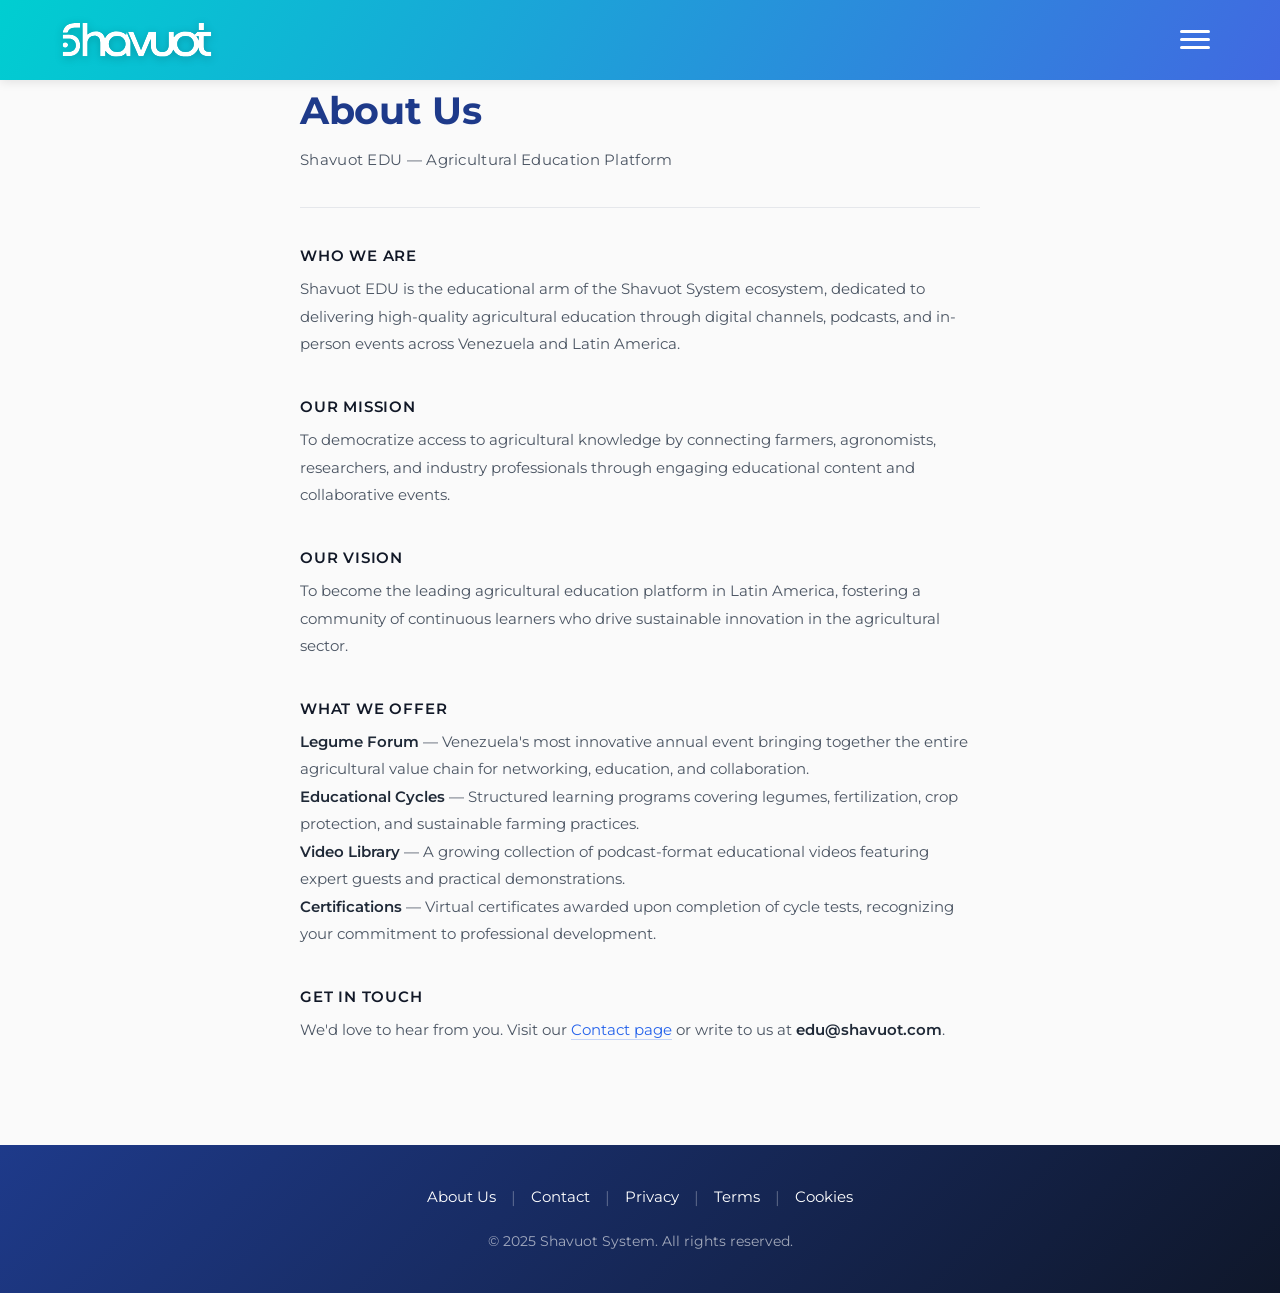
<file: about/index.html>
<!DOCTYPE html>
<html lang="en">

<head>
    <meta charset="UTF-8">
    <meta name="viewport" content="width=device-width, initial-scale=1.0">
    <title>About Shavuot EDU — Agricultural Education for Farmers & Agronomists</title>
    <meta name="description"
        content="Shavuot EDU provides world-class agricultural education for producers, agronomists, and enthusiasts. Learn about our mission to drive sustainable farming through knowledge, courses, and training programs.">
    <meta name="keywords"
        content="about shavuot edu, agricultural education, agronomy training, legume courses, farm knowledge platform">
    <meta name="robots" content="index, follow">
    <link rel="icon" type="image/svg+xml" href="../favicoin-shavuot-system.svg">
    <link rel="preconnect" href="https://fonts.googleapis.com">
    <link rel="preconnect" href="https://fonts.gstatic.com" crossorigin>
    <link href="https://fonts.googleapis.com/css2?family=Montserrat:wght@300;400;500;600;700&display=swap"
        rel="stylesheet">
    <link rel="stylesheet" href="https://cdnjs.cloudflare.com/ajax/libs/font-awesome/6.4.0/css/all.min.css">
    <link rel="stylesheet" href="../assets/css/styles.css">
    <link rel="stylesheet" href="../assets/css/footer-styles.css">
    <link rel="stylesheet" href="../assets/css/legal-styles.css">
    <script src="../assets/js/header-loader.js"></script>
    <!-- Google Analytics -->
    <script async src="https://www.googletagmanager.com/gtag/js?id=G-TX63XN4830"></script>
    <script>
        window.dataLayer = window.dataLayer || [];
        function gtag() { dataLayer.push(arguments); }
        gtag('js', new Date());
        gtag('config', 'G-TX63XN4830');
    </script>
</head>

<body>

    <main class="legal-main">
        <div class="legal-container">

            <h1 class="legal-title">About Us</h1>
            <p class="legal-meta">Shavuot EDU — Agricultural Education Platform</p>

            <h2>Who We Are</h2>
            <p>Shavuot EDU is the educational arm of the Shavuot System ecosystem, dedicated to delivering high-quality
                agricultural education through digital channels, podcasts, and in-person events across Venezuela and
                Latin America.</p>

            <h2>Our Mission</h2>
            <p>To democratize access to agricultural knowledge by connecting farmers, agronomists, researchers, and
                industry professionals through engaging educational content and collaborative events.</p>

            <h2>Our Vision</h2>
            <p>To become the leading agricultural education platform in Latin America, fostering a community of
                continuous learners who drive sustainable innovation in the agricultural sector.</p>

            <h2>What We Offer</h2>
            <p><strong>Legume Forum</strong> — Venezuela's most innovative annual event bringing together the entire
                agricultural value chain for networking, education, and collaboration.</p>
            <p><strong>Educational Cycles</strong> — Structured learning programs covering legumes, fertilization, crop
                protection, and sustainable farming practices.</p>
            <p><strong>Video Library</strong> — A growing collection of podcast-format educational videos featuring
                expert guests and practical demonstrations.</p>
            <p><strong>Certifications</strong> — Virtual certificates awarded upon completion of cycle tests,
                recognizing your commitment to professional development.</p>

            <h2>Get in Touch</h2>
            <p>We'd love to hear from you. Visit our <a href="../contact/index.html">Contact page</a> or write to us at
                <strong>edu@shavuot.com</strong>.
            </p>

        </div>
    </main>

    <div id="footer-container"></div>
    <script src="../assets/js/footer-loader.js"></script>
</body>

</html>
</file>
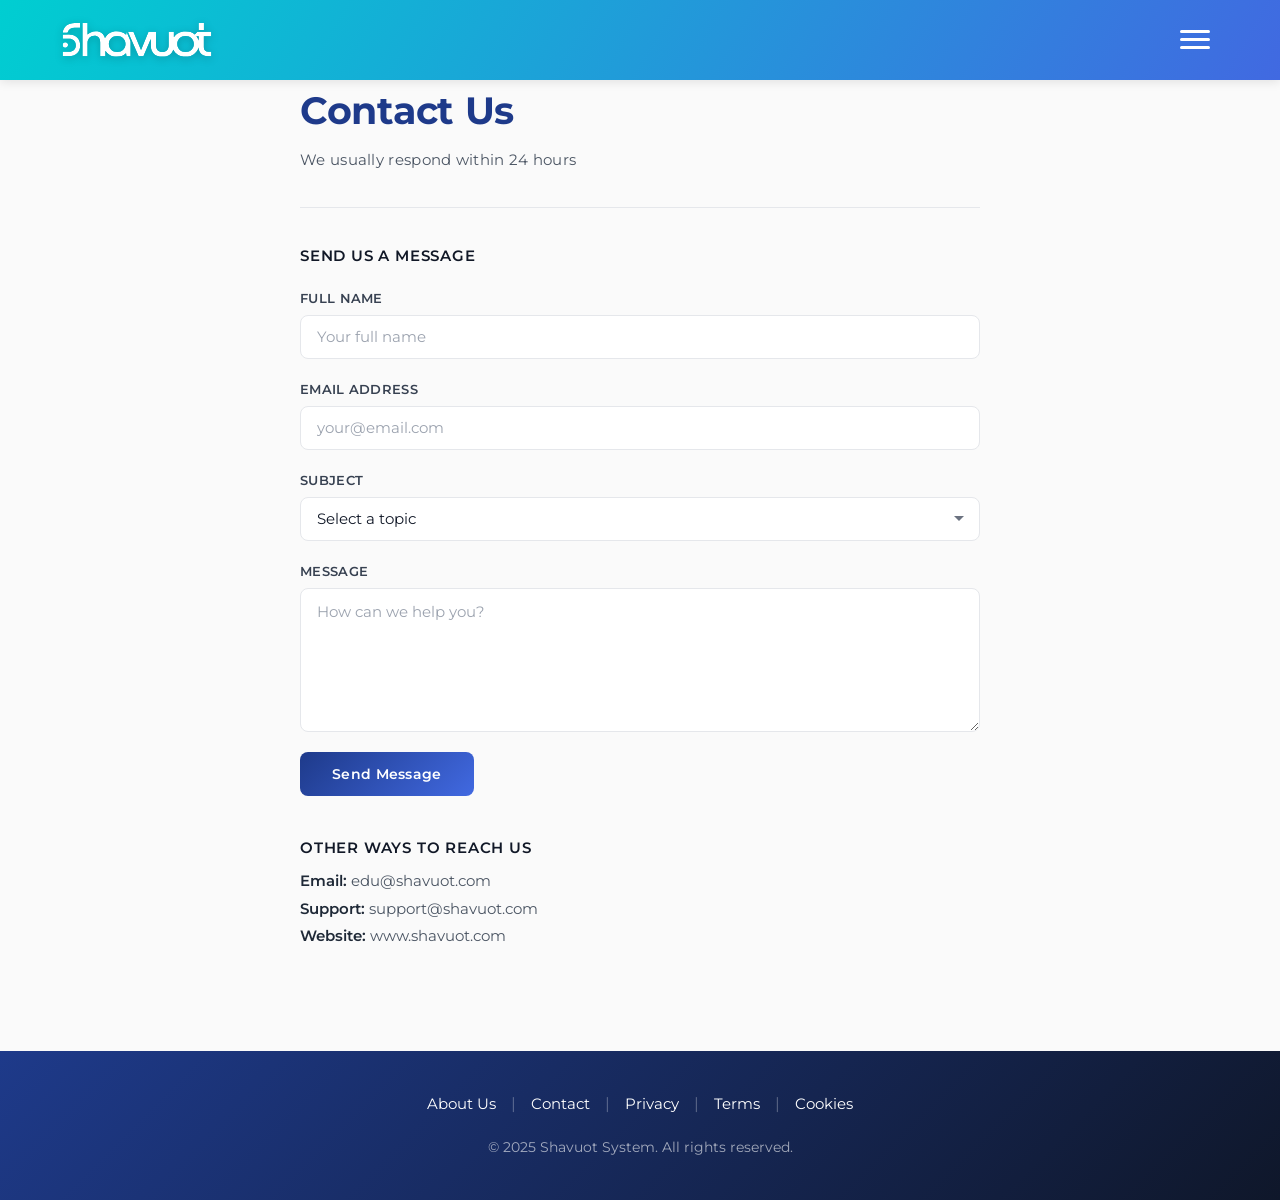
<file: contact/index.html>
<!DOCTYPE html>
<html lang="en">

<head>
    <meta charset="UTF-8">
    <meta name="viewport" content="width=device-width, initial-scale=1.0">
    <title>Contact — Shavuot EDU</title>
    <meta name="description" content="Get in touch with Shavuot EDU. We are here to help.">
    <link rel="icon" type="image/svg+xml" href="../favicoin-shavuot-system.svg">
    <link rel="preconnect" href="https://fonts.googleapis.com">
    <link rel="preconnect" href="https://fonts.gstatic.com" crossorigin>
    <link href="https://fonts.googleapis.com/css2?family=Montserrat:wght@300;400;500;600;700&display=swap"
        rel="stylesheet">
    <link rel="stylesheet" href="https://cdnjs.cloudflare.com/ajax/libs/font-awesome/6.4.0/css/all.min.css">
    <link rel="stylesheet" href="../assets/css/styles.css">
    <link rel="stylesheet" href="../assets/css/footer-styles.css">
    <link rel="stylesheet" href="../assets/css/legal-styles.css">
    <link rel="stylesheet" href="../assets/css/contact-styles.css">
    <script src="../assets/js/header-loader.js"></script>
    <!-- Google Analytics -->
    <script async src="https://www.googletagmanager.com/gtag/js?id=G-TX63XN4830"></script>
    <script>
        window.dataLayer = window.dataLayer || [];
        function gtag() { dataLayer.push(arguments); }
        gtag('js', new Date());
        gtag('config', 'G-TX63XN4830');
    </script>
</head>

<body>

    <main class="legal-main">
        <div class="legal-container">

            <h1 class="legal-title">Contact Us</h1>
            <p class="legal-meta">We usually respond within 24 hours</p>

            <h2>Send Us a Message</h2>

            <form class="contact-form" id="contactForm">
                <!-- Honeypot field - Invisible for humans -->
                <div style="display:none;">
                    <input type="text" name="website_url_hp" value="">
                </div>

                <div class="form-group">
                    <label for="name">Full Name</label>
                    <input type="text" id="name" name="name" placeholder="Your full name" required>
                </div>
                <div class="form-group">
                    <label for="email">Email Address</label>
                    <input type="email" id="email" name="email" placeholder="your@email.com" required>
                </div>
                <div class="form-group">
                    <label for="subject">Subject</label>
                    <select id="subject" name="subject">
                        <option value="">Select a topic</option>
                        <option value="courses">Educational Courses</option>
                        <option value="forum">Legume Forum</option>
                        <option value="sponsorship">Sponsorship</option>
                        <option value="certification">Certifications</option>
                        <option value="support">Technical Support</option>
                    </select>
                </div>
                <div class="form-group">
                    <label for="message">Message</label>
                    <textarea id="message" name="message" rows="5" placeholder="How can we help you?"
                        required></textarea>
                </div>
                <button type="submit" class="contact-submit">Send Message</button>
            </form>

            <h2>Other Ways to Reach Us</h2>
            <p><strong>Email:</strong> edu@shavuot.com</p>
            <p><strong>Support:</strong> support@shavuot.com</p>
            <p><strong>Website:</strong> www.shavuot.com</p>

        </div>
    </main>

    <div id="footer-container"></div>
    <script src="../assets/js/footer-loader.js"></script>
    <script>
        document.getElementById('contactForm').addEventListener('submit', async function (e) {
            e.preventDefault();
            const btn = this.querySelector('.contact-submit');
            const originalText = btn.textContent;

            // Estado de carga
            btn.textContent = 'Sending...';
            btn.disabled = true;

            const formData = new FormData(this);

            try {
                const response = await fetch('../assets/php/mail-handler.php', {
                    method: 'POST',
                    body: formData
                });

                if (!response.ok) {
                    throw new Error(`HTTP Error: ${response.status}`);
                }

                const result = await response.json();

                if (result.status === 'success') {
                    btn.textContent = 'Message sent ✓';
                    btn.style.background = '#10b981';
                    this.reset();
                } else {
                    btn.textContent = 'Error ✗';
                    btn.style.background = '#ef4444';
                    console.error('Submission error:', result.message);
                    alert(result.message);
                }
            } catch (error) {
                btn.textContent = 'Network Error ✗';
                btn.style.background = '#f59e0b';
                console.error('Network error:', error);
            }

            setTimeout(() => {
                btn.textContent = originalText;
                btn.disabled = false;
                btn.style.background = '';
            }, 5000);
        });
    </script>
</body>

</html>
</file>
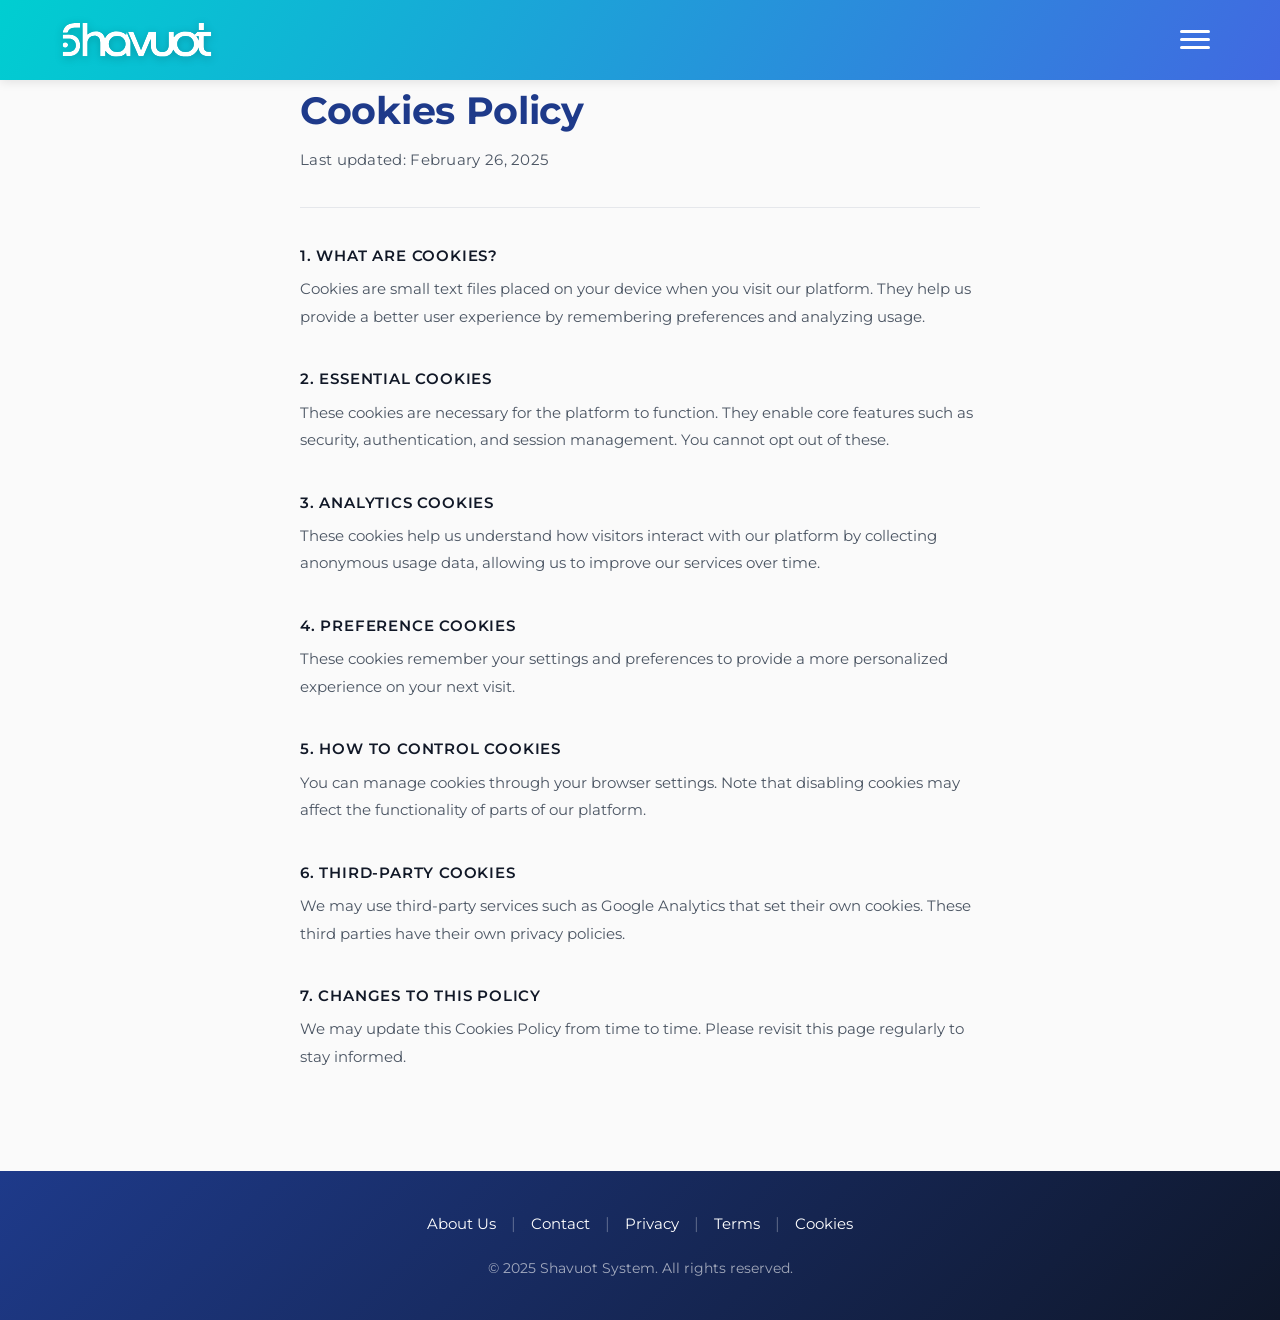
<file: cookies/index.html>
<!DOCTYPE html>
<html lang="en">

<head>
    <meta charset="UTF-8">
    <meta name="viewport" content="width=device-width, initial-scale=1.0">
    <title>Cookie Policy — Shavuot EDU</title>
    <meta name="description"
        content="Learn how Shavuot EDU uses cookies to improve your learning experience on our agricultural education platform.">
    <meta name="robots" content="noindex, follow">

    <link rel="icon" type="image/svg+xml" href="../favicoin-shavuot-system.svg">
    <link rel="preconnect" href="https://fonts.googleapis.com">
    <link rel="preconnect" href="https://fonts.gstatic.com" crossorigin>
    <link href="https://fonts.googleapis.com/css2?family=Montserrat:wght@300;400;500;600;700&display=swap"
        rel="stylesheet">
    <link rel="stylesheet" href="https://cdnjs.cloudflare.com/ajax/libs/font-awesome/6.4.0/css/all.min.css">
    <link rel="stylesheet" href="../assets/css/styles.css">
    <link rel="stylesheet" href="../assets/css/footer-styles.css">
    <link rel="stylesheet" href="../assets/css/legal-styles.css">
    <script src="../assets/js/header-loader.js"></script>
    <!-- Google Analytics -->
    <script async src="https://www.googletagmanager.com/gtag/js?id=G-TX63XN4830"></script>
    <script>
        window.dataLayer = window.dataLayer || [];
        function gtag() { dataLayer.push(arguments); }
        gtag('js', new Date());
        gtag('config', 'G-TX63XN4830');
    </script>
</head>

<body>

    <main class="legal-main">
        <div class="legal-container">

            <h1 class="legal-title">Cookies Policy</h1>
            <p class="legal-meta">Last updated: February 26, 2025</p>

            <h2>1. What Are Cookies?</h2>
            <p>Cookies are small text files placed on your device when you visit our platform. They help us provide a
                better user experience by remembering preferences and analyzing usage.</p>

            <h2>2. Essential Cookies</h2>
            <p>These cookies are necessary for the platform to function. They enable core features such as security,
                authentication, and session management. You cannot opt out of these.</p>

            <h2>3. Analytics Cookies</h2>
            <p>These cookies help us understand how visitors interact with our platform by collecting anonymous usage
                data, allowing us to improve our services over time.</p>

            <h2>4. Preference Cookies</h2>
            <p>These cookies remember your settings and preferences to provide a more personalized experience on your
                next visit.</p>

            <h2>5. How to Control Cookies</h2>
            <p>You can manage cookies through your browser settings. Note that disabling cookies may affect the
                functionality of parts of our platform.</p>

            <h2>6. Third-Party Cookies</h2>
            <p>We may use third-party services such as Google Analytics that set their own cookies. These third parties
                have their own privacy policies.</p>

            <h2>7. Changes to This Policy</h2>
            <p>We may update this Cookies Policy from time to time. Please revisit this page regularly to stay informed.
            </p>

        </div>
    </main>

    <div id="footer-container"></div>
    <script src="../assets/js/footer-loader.js"></script>
</body>

</html>
</file>
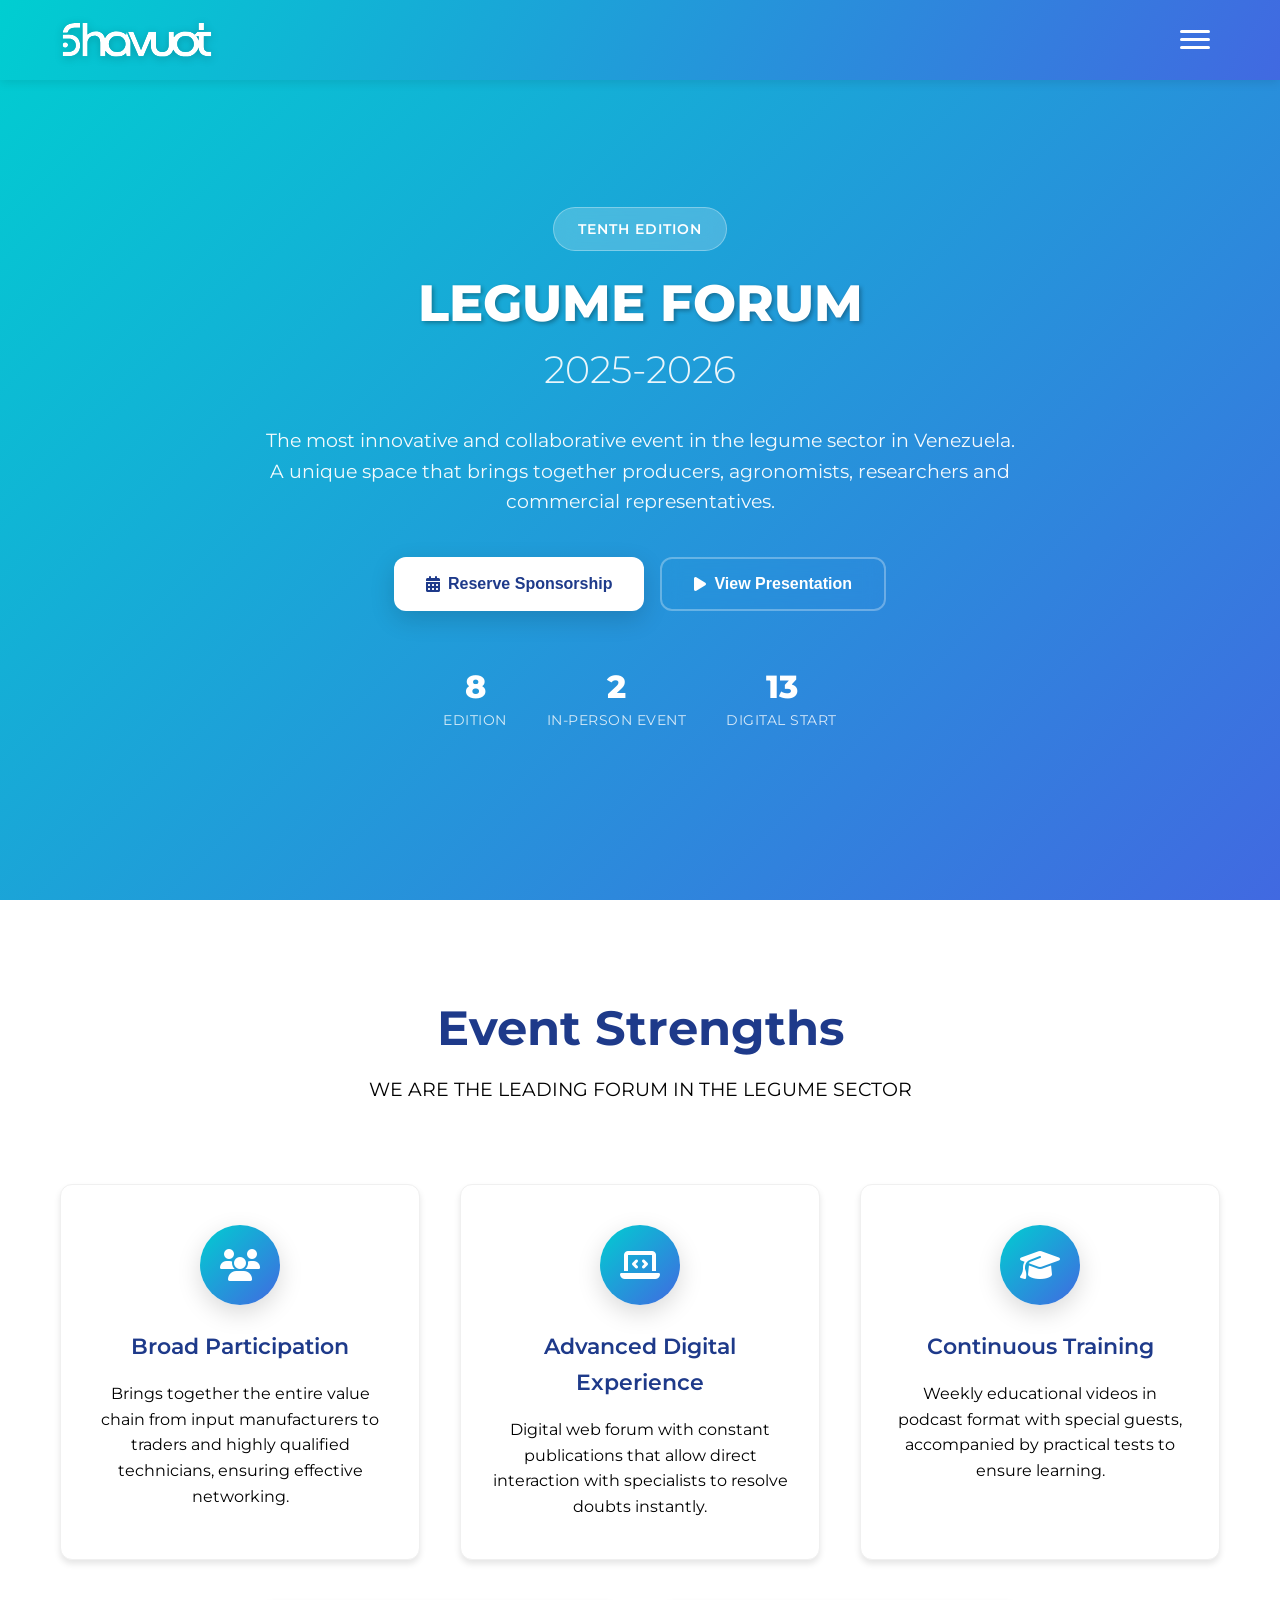
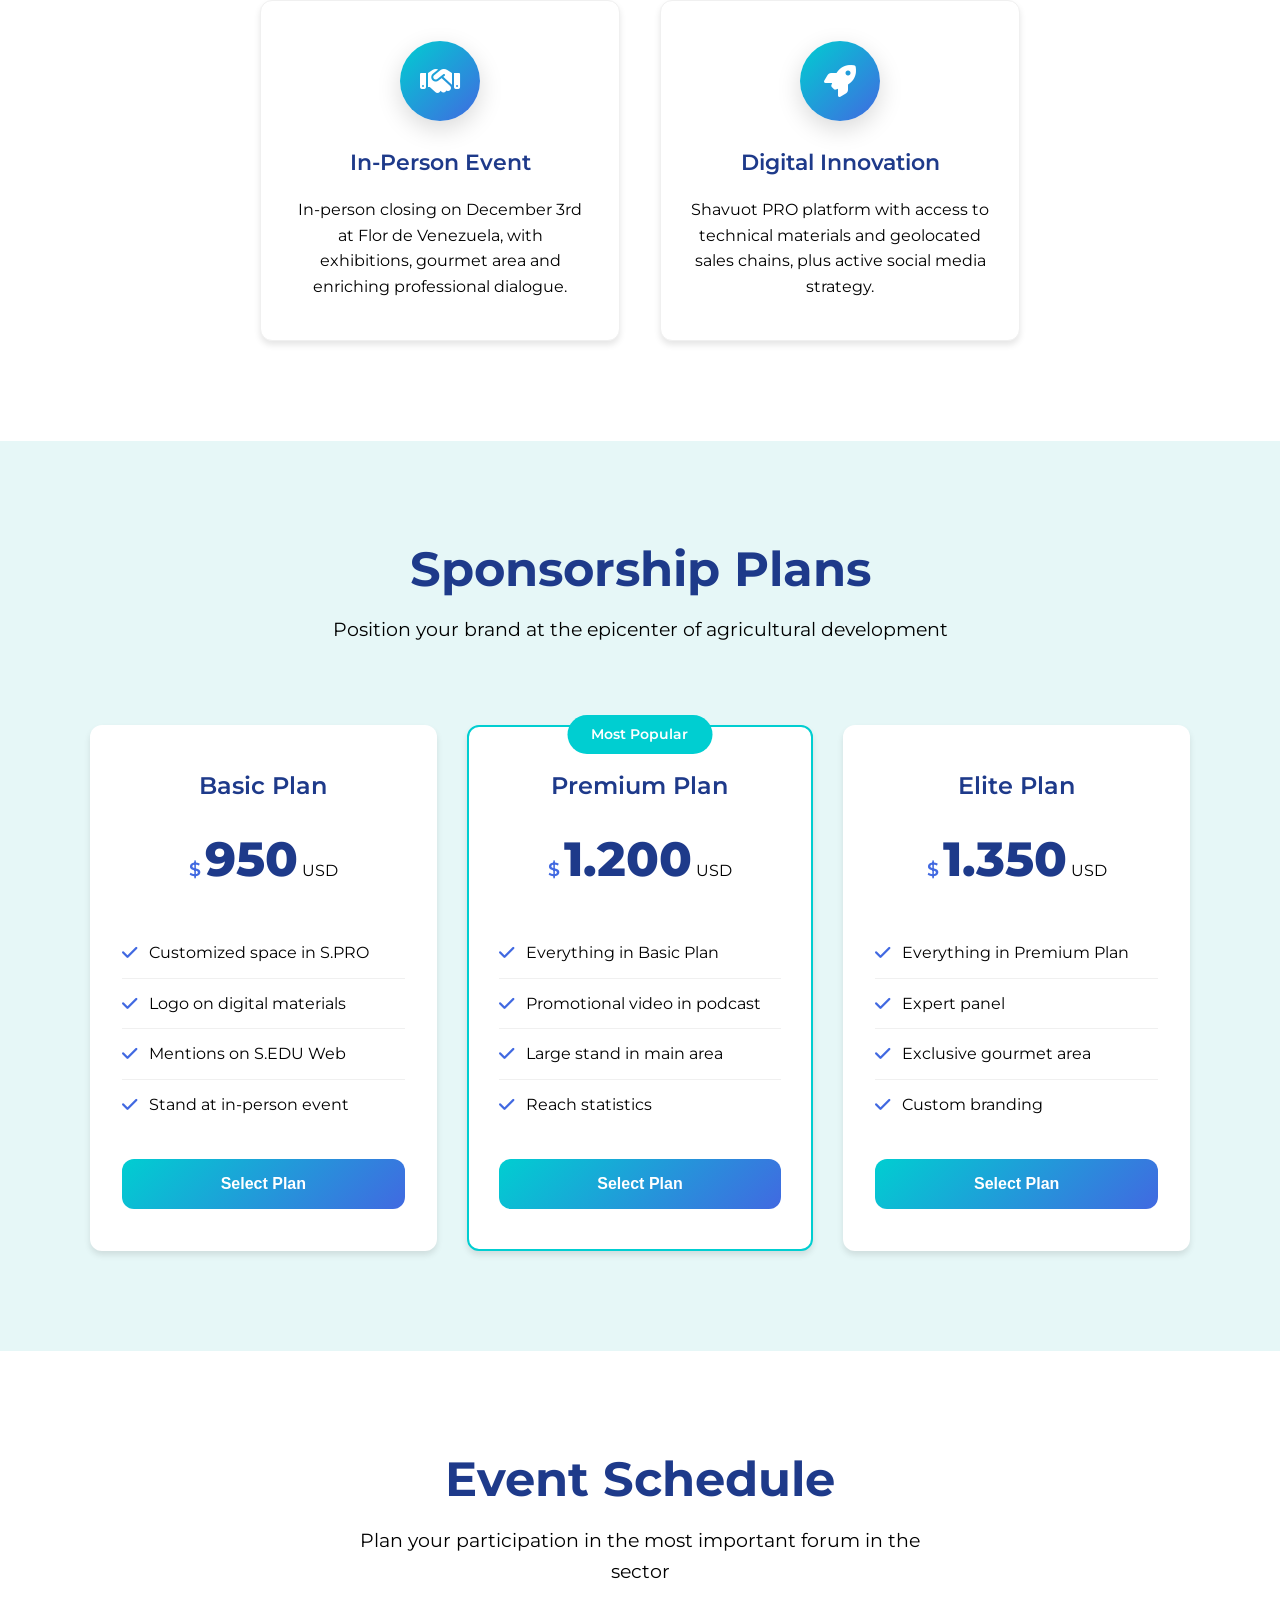
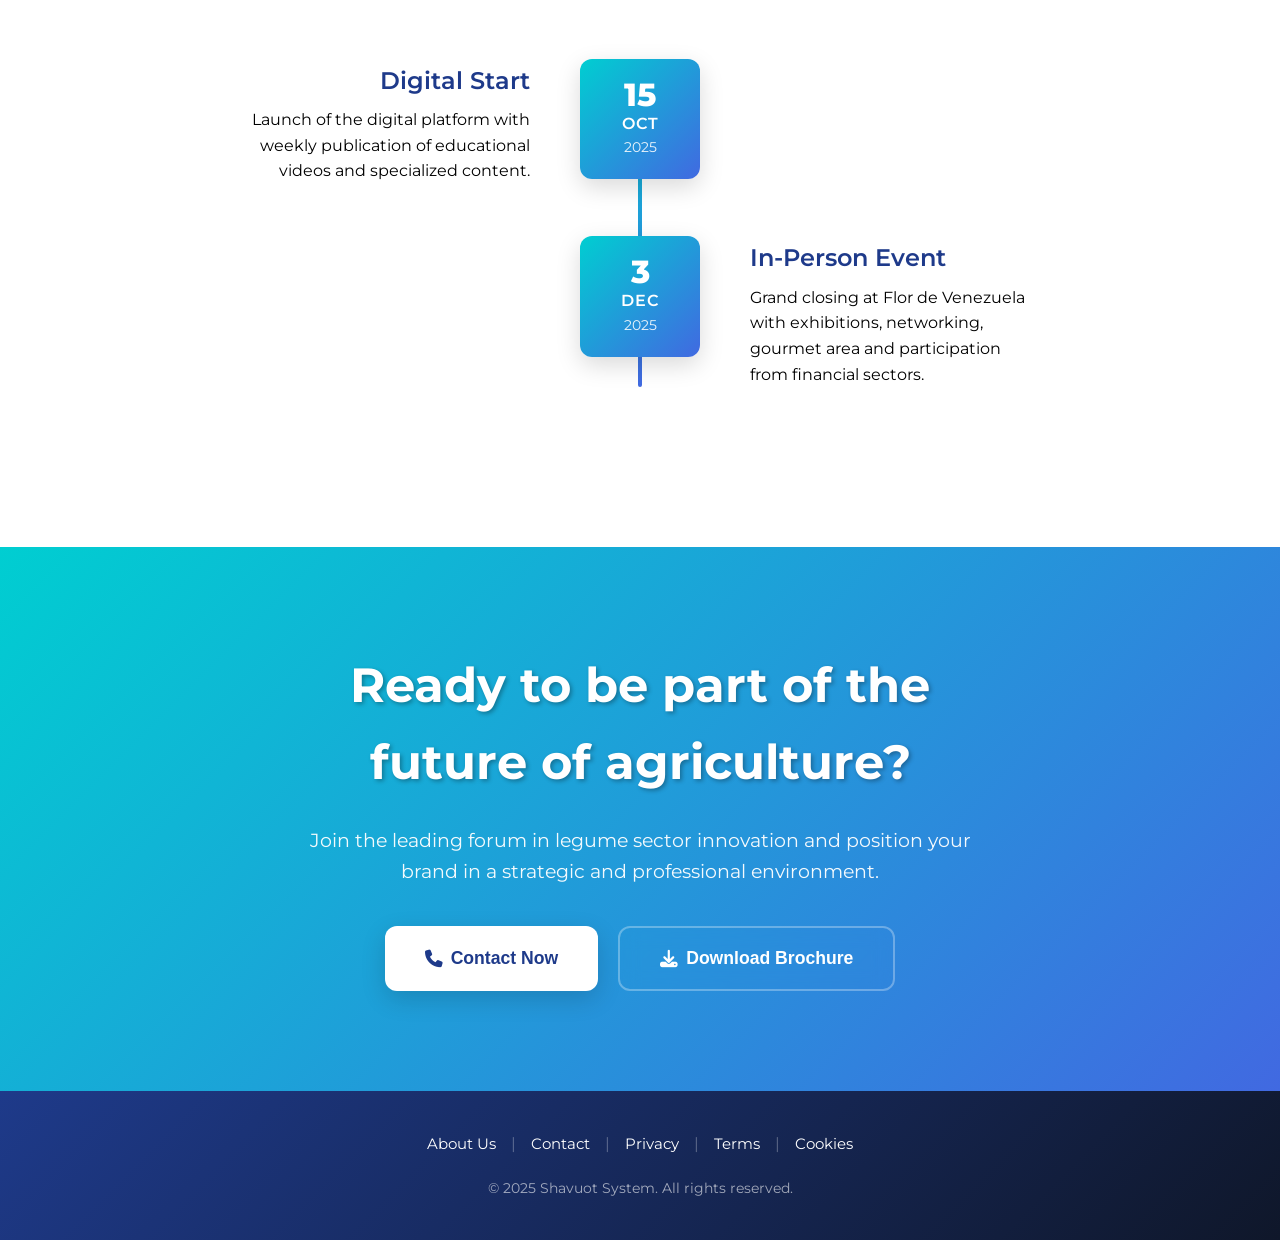
<file: EDU/index.html>
<!DOCTYPE html>
<html lang="en">

<head>
    <meta charset="UTF-8">
    <meta name="viewport" content="width=device-width, initial-scale=1.0">
    <title>Legume Forum 2025-2026 | Shavuot EDU</title>
    <meta name="description"
        content="Tenth edition of Venezuela's most innovative Legume Forum. Networking, continuous training and in-person event on December 3rd.">

    <!-- Favicon -->
    <link rel="icon" type="image/svg+xml" href="../favicoin-shavuot-system.svg">

    <link href="https://fonts.googleapis.com/css2?family=Montserrat:wght@300;400;500;600;700;800&display=swap"
        rel="stylesheet">
    <link rel="stylesheet" href="https://cdnjs.cloudflare.com/ajax/libs/font-awesome/6.4.0/css/all.min.css">
    <link rel="stylesheet" href="../assets/css/styles.css">
    <link rel="stylesheet" href="../assets/css/footer-styles.css">
    <link rel="stylesheet" href="assets/css/edu-styles.css">
    <script src="../assets/js/header-loader.js"></script>
    <!-- Google Analytics -->
    <script async src="https://www.googletagmanager.com/gtag/js?id=G-TX63XN4830"></script>
    <script>
        window.dataLayer = window.dataLayer || [];
        function gtag() { dataLayer.push(arguments); }
        gtag('js', new Date());
        gtag('config', 'G-TX63XN4830');
    </script>
</head>

<body>
    <!-- Header se carga dinámicamente -->

    <!-- Hero Section - Foro de Leguminosas -->
    <section class="edu-hero">
        <div class="container">
            <div class="hero-content">
                <div class="hero-badge">
                    <span class="badge-text">TENTH EDITION</span>
                </div>
                <h1 class="hero-title">
                    <span class="title-main">LEGUME FORUM</span>
                    <span class="title-year">2025-2026</span>
                </h1>
                <p class="hero-description">
                    The most innovative and collaborative event in the legume sector in Venezuela.
                    A unique space that brings together producers, agronomists, researchers
                    and commercial representatives.
                </p>
                <div class="hero-cta">
                    <button class="btn-primary">
                        <i class="fas fa-calendar-alt"></i>
                        Reserve Sponsorship
                    </button>
                    <button class="btn-secondary">
                        <i class="fas fa-play"></i>
                        View Presentation
                    </button>
                </div>
                <div class="hero-stats">
                    <div class="stat-item">
                        <span class="stat-number">10th</span>
                        <span class="stat-label">Edition</span>
                    </div>
                    <div class="stat-item">
                        <span class="stat-number">3 DEC</span>
                        <span class="stat-label">In-Person Event</span>
                    </div>
                    <div class="stat-item">
                        <span class="stat-number">15 OCT</span>
                        <span class="stat-label">Digital Start</span>
                    </div>
                </div>
            </div>
        </div>
    </section>

    <!-- Fortalezas del Evento -->
    <section class="strengths-section">
        <div class="container">
            <div class="section-header">
                <h2 class="section-title">Event Strengths</h2>
                <p class="section-subtitle">
                    WE ARE THE LEADING FORUM IN THE LEGUME SECTOR
                </p>
            </div>
            <div class="strengths-grid">
                <div class="strength-card">
                    <div class="strength-icon">
                        <i class="fas fa-users"></i>
                    </div>
                    <h3 class="strength-title">Broad Participation</h3>
                    <p class="strength-description">
                        Brings together the entire value chain from input manufacturers to traders
                        and highly qualified technicians, ensuring effective networking.
                    </p>
                </div>

                <div class="strength-card">
                    <div class="strength-icon">
                        <i class="fas fa-laptop-code"></i>
                    </div>
                    <h3 class="strength-title">Advanced Digital Experience</h3>
                    <p class="strength-description">
                        Digital web forum with constant publications that allow direct interaction
                        with specialists to resolve doubts instantly.
                    </p>
                </div>

                <div class="strength-card">
                    <div class="strength-icon">
                        <i class="fas fa-graduation-cap"></i>
                    </div>
                    <h3 class="strength-title">Continuous Training</h3>
                    <p class="strength-description">
                        Weekly educational videos in podcast format with special guests,
                        accompanied by practical tests to ensure learning.
                    </p>
                </div>

                <div class="strength-card">
                    <div class="strength-icon">
                        <i class="fas fa-handshake"></i>
                    </div>
                    <h3 class="strength-title">In-Person Event</h3>
                    <p class="strength-description">
                        In-person closing on December 3rd at Flor de Venezuela, with exhibitions,
                        gourmet area and enriching professional dialogue.
                    </p>
                </div>

                <div class="strength-card">
                    <div class="strength-icon">
                        <i class="fas fa-rocket"></i>
                    </div>
                    <h3 class="strength-title">Digital Innovation</h3>
                    <p class="strength-description">
                        Shavuot PRO platform with access to technical materials and geolocated
                        sales chains, plus active social media strategy.
                    </p>
                </div>
            </div>
        </div>
    </section>

    <!-- Planes de Patrocinio -->
    <section class="pricing-section">
        <div class="container">
            <div class="section-header">
                <h2 class="section-title">Sponsorship Plans</h2>
                <p class="section-subtitle">
                    Position your brand at the epicenter of agricultural development
                </p>
            </div>
            <div class="pricing-grid">
                <div class="pricing-card basic">
                    <div class="pricing-header">
                        <h3 class="plan-name">Basic Plan</h3>
                        <div class="plan-price">
                            <span class="currency">$</span>
                            <span class="amount">950</span>
                            <span class="period">USD</span>
                        </div>
                    </div>
                    <ul class="plan-features">
                        <li><i class="fas fa-check"></i> Customized space in S.PRO</li>
                        <li><i class="fas fa-check"></i> Logo on digital materials</li>
                        <li><i class="fas fa-check"></i> Mentions on S.EDU Web</li>
                        <li><i class="fas fa-check"></i> Stand at in-person event</li>
                    </ul>
                    <button class="plan-button">Select Plan</button>
                </div>

                <div class="pricing-card premium featured">
                    <div class="featured-badge">Most Popular</div>
                    <div class="pricing-header">
                        <h3 class="plan-name">Premium Plan</h3>
                        <div class="plan-price">
                            <span class="currency">$</span>
                            <span class="amount">1.200</span>
                            <span class="period">USD</span>
                        </div>
                    </div>
                    <ul class="plan-features">
                        <li><i class="fas fa-check"></i> Everything in Basic Plan</li>
                        <li><i class="fas fa-check"></i> Promotional video in podcast</li>
                        <li><i class="fas fa-check"></i> Large stand in main area</li>
                        <li><i class="fas fa-check"></i> Reach statistics</li>
                    </ul>
                    <button class="plan-button">Select Plan</button>
                </div>

                <div class="pricing-card elite">
                    <div class="pricing-header">
                        <h3 class="plan-name">Elite Plan</h3>
                        <div class="plan-price">
                            <span class="currency">$</span>
                            <span class="amount">1.350</span>
                            <span class="period">USD</span>
                        </div>
                    </div>
                    <ul class="plan-features">
                        <li><i class="fas fa-check"></i> Everything in Premium Plan</li>
                        <li><i class="fas fa-check"></i> Expert panel</li>
                        <li><i class="fas fa-check"></i> Exclusive gourmet area</li>
                        <li><i class="fas fa-check"></i> Custom branding</li>
                    </ul>
                    <button class="plan-button">Select Plan</button>
                </div>
            </div>
        </div>
    </section>

    <!-- Cronograma -->
    <section class="timeline-section">
        <div class="container">
            <div class="section-header">
                <h2 class="section-title">Event Schedule</h2>
                <p class="section-subtitle">
                    Plan your participation in the most important forum in the sector
                </p>
            </div>
            <div class="timeline">
                <div class="timeline-item">
                    <div class="timeline-content">
                        <h3>Digital Start</h3>
                        <p>Launch of the digital platform with weekly publication of educational videos and specialized
                            content.</p>
                    </div>
                    <div class="timeline-date">
                        <span class="date-day">15</span>
                        <span class="date-month">OCT</span>
                        <span class="date-year">2025</span>
                    </div>
                </div>

                <div class="timeline-item">
                    <div class="timeline-date">
                        <span class="date-day">3</span>
                        <span class="date-month">DEC</span>
                        <span class="date-year">2025</span>
                    </div>
                    <div class="timeline-content">
                        <h3>In-Person Event</h3>
                        <p>Grand closing at Flor de Venezuela with exhibitions, networking, gourmet area and
                            participation from financial sectors.</p>
                    </div>
                </div>
            </div>
        </div>
    </section>

    <!-- Call to Action Final -->
    <section class="cta-section">
        <div class="container">
            <div class="cta-content">
                <h2 class="cta-title">Ready to be part of the future of agriculture?</h2>
                <p class="cta-description">
                    Join the leading forum in legume sector innovation and position your brand
                    in a strategic and professional environment.
                </p>
                <div class="cta-buttons">
                    <button class="btn-primary large">
                        <i class="fas fa-phone"></i>
                        Contact Now
                    </button>
                    <button class="btn-secondary large">
                        <i class="fas fa-download"></i>
                        Download Brochure
                    </button>
                </div>
            </div>
        </div>
    </section>

    <!-- Footer se carga dinámicamente -->
    <div id="footer-container"></div>

    <script src="../assets/js/main.js"></script>
    <script src="assets/js/edu-interactions.js"></script>
    <script src="../assets/js/footer-loader.js"></script>
</body>

</html>
</file>
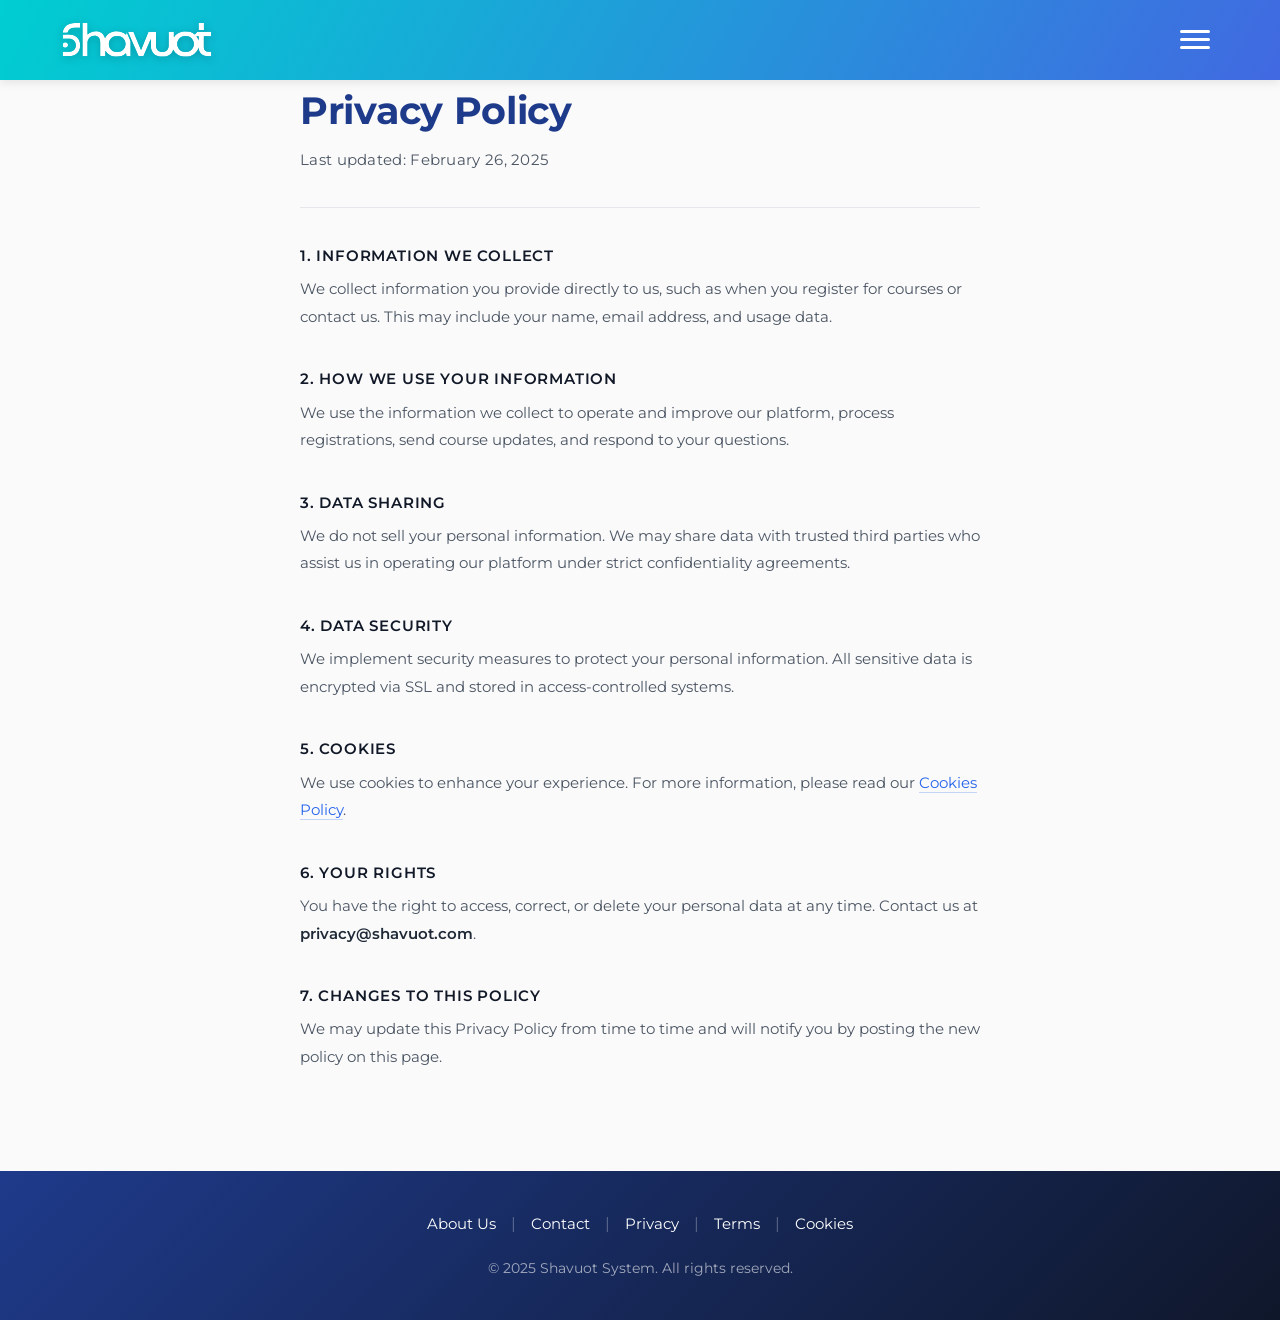
<file: privacy/index.html>
<!DOCTYPE html>
<html lang="en">

<head>
    <meta charset="UTF-8">
    <meta name="viewport" content="width=device-width, initial-scale=1.0">
    <title>Privacy Policy — Shavuot EDU</title>
    <meta name="description"
        content="Read the Shavuot EDU Privacy Policy to understand how we handle your personal data on our agricultural education platform.">
    <meta name="robots" content="noindex, follow">

    <link rel="icon" type="image/svg+xml" href="../favicoin-shavuot-system.svg">
    <link rel="preconnect" href="https://fonts.googleapis.com">
    <link rel="preconnect" href="https://fonts.gstatic.com" crossorigin>
    <link href="https://fonts.googleapis.com/css2?family=Montserrat:wght@300;400;500;600;700&display=swap"
        rel="stylesheet">
    <link rel="stylesheet" href="https://cdnjs.cloudflare.com/ajax/libs/font-awesome/6.4.0/css/all.min.css">
    <link rel="stylesheet" href="../assets/css/styles.css">
    <link rel="stylesheet" href="../assets/css/footer-styles.css">
    <link rel="stylesheet" href="../assets/css/legal-styles.css">
    <script src="../assets/js/header-loader.js"></script>
    <!-- Google Analytics -->
    <script async src="https://www.googletagmanager.com/gtag/js?id=G-TX63XN4830"></script>
    <script>
        window.dataLayer = window.dataLayer || [];
        function gtag() { dataLayer.push(arguments); }
        gtag('js', new Date());
        gtag('config', 'G-TX63XN4830');
    </script>
</head>

<body>

    <main class="legal-main">
        <div class="legal-container">

            <h1 class="legal-title">Privacy Policy</h1>
            <p class="legal-meta">Last updated: February 26, 2025</p>

            <h2>1. Information We Collect</h2>
            <p>We collect information you provide directly to us, such as when you register for courses or contact us.
                This may include your name, email address, and usage data.</p>

            <h2>2. How We Use Your Information</h2>
            <p>We use the information we collect to operate and improve our platform, process registrations, send course
                updates, and respond to your questions.</p>

            <h2>3. Data Sharing</h2>
            <p>We do not sell your personal information. We may share data with trusted third parties who assist us in
                operating our platform under strict confidentiality agreements.</p>

            <h2>4. Data Security</h2>
            <p>We implement security measures to protect your personal information. All sensitive data is encrypted via
                SSL and stored in access-controlled systems.</p>

            <h2>5. Cookies</h2>
            <p>We use cookies to enhance your experience. For more information, please read our <a
                    href="../cookies/index.html">Cookies Policy</a>.</p>

            <h2>6. Your Rights</h2>
            <p>You have the right to access, correct, or delete your personal data at any time. Contact us at
                <strong>privacy@shavuot.com</strong>.
            </p>

            <h2>7. Changes to This Policy</h2>
            <p>We may update this Privacy Policy from time to time and will notify you by posting the new policy on this
                page.</p>

        </div>
    </main>

    <div id="footer-container"></div>
    <script src="../assets/js/footer-loader.js"></script>
</body>

</html>
</file>
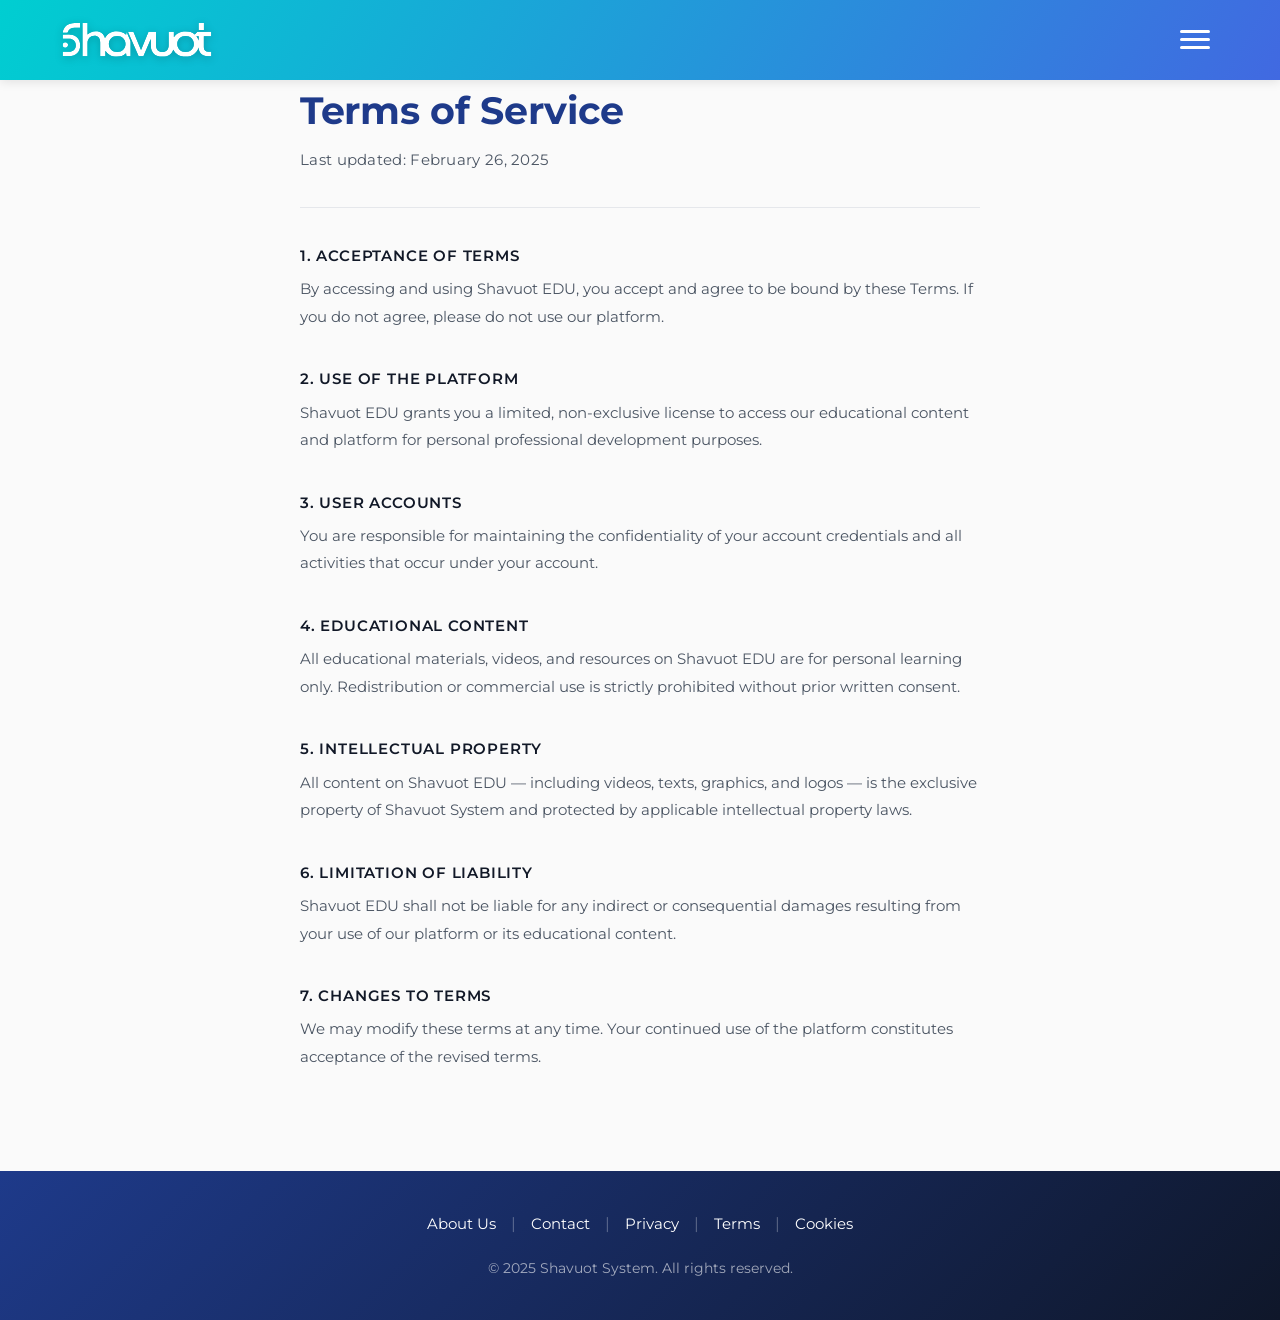
<file: terms/index.html>
<!DOCTYPE html>
<html lang="en">

<head>
    <meta charset="UTF-8">
    <meta name="viewport" content="width=device-width, initial-scale=1.0">
    <title>Terms of Service — Shavuot EDU</title>
    <meta name="description"
        content="Read the Shavuot EDU Terms of Service governing the use of our agricultural education platform and online courses.">
    <meta name="robots" content="noindex, follow">

    <link rel="icon" type="image/svg+xml" href="../favicoin-shavuot-system.svg">
    <link rel="preconnect" href="https://fonts.googleapis.com">
    <link rel="preconnect" href="https://fonts.gstatic.com" crossorigin>
    <link href="https://fonts.googleapis.com/css2?family=Montserrat:wght@300;400;500;600;700&display=swap"
        rel="stylesheet">
    <link rel="stylesheet" href="https://cdnjs.cloudflare.com/ajax/libs/font-awesome/6.4.0/css/all.min.css">
    <link rel="stylesheet" href="../assets/css/styles.css">
    <link rel="stylesheet" href="../assets/css/footer-styles.css">
    <link rel="stylesheet" href="../assets/css/legal-styles.css">
    <script src="../assets/js/header-loader.js"></script>
    <!-- Google Analytics -->
    <script async src="https://www.googletagmanager.com/gtag/js?id=G-TX63XN4830"></script>
    <script>
        window.dataLayer = window.dataLayer || [];
        function gtag() { dataLayer.push(arguments); }
        gtag('js', new Date());
        gtag('config', 'G-TX63XN4830');
    </script>
</head>

<body>

    <main class="legal-main">
        <div class="legal-container">

            <h1 class="legal-title">Terms of Service</h1>
            <p class="legal-meta">Last updated: February 26, 2025</p>

            <h2>1. Acceptance of Terms</h2>
            <p>By accessing and using Shavuot EDU, you accept and agree to be bound by these Terms. If you do not agree,
                please do not use our platform.</p>

            <h2>2. Use of the Platform</h2>
            <p>Shavuot EDU grants you a limited, non-exclusive license to access our educational content and platform
                for personal professional development purposes.</p>

            <h2>3. User Accounts</h2>
            <p>You are responsible for maintaining the confidentiality of your account credentials and all activities
                that occur under your account.</p>

            <h2>4. Educational Content</h2>
            <p>All educational materials, videos, and resources on Shavuot EDU are for personal learning only.
                Redistribution or commercial use is strictly prohibited without prior written consent.</p>

            <h2>5. Intellectual Property</h2>
            <p>All content on Shavuot EDU — including videos, texts, graphics, and logos — is the exclusive property of
                Shavuot System and protected by applicable intellectual property laws.</p>

            <h2>6. Limitation of Liability</h2>
            <p>Shavuot EDU shall not be liable for any indirect or consequential damages resulting from your use of our
                platform or its educational content.</p>

            <h2>7. Changes to Terms</h2>
            <p>We may modify these terms at any time. Your continued use of the platform constitutes acceptance of the
                revised terms.</p>

        </div>
    </main>

    <div id="footer-container"></div>
    <script src="../assets/js/footer-loader.js"></script>
</body>

</html>
</file>
<file: assets/css/styles.css>
/* Reset y Variables */
* {
    margin: 0;
    padding: 0;
    box-sizing: border-box;
}

:root {
    --primary-cyan: #00CED1;
    --primary-blue: #4169E1;
    --dark-blue: #1E3A8A;
    --white: #FFFFFF;
    --black: #000000;
    --gray-light: #F5F5F5;
    --gray-medium: #E0E0E0;
    --beige: #F5F5DC;
    --cream: #FFF8DC;
    --gradient-cyan-blue: linear-gradient(120deg, #00CED1 0%, #4169E1 100%);
    --gradient-blue-dark: linear-gradient(135deg, #2563EB 0%, #1E3A8A 100%);
}

body {
    font-family: 'Montserrat', sans-serif;
    line-height: 1.6;
    color: var(--black);
    overflow-x: hidden;
}

.container {
    width: 100%;
    max-width: 1200px;
    margin: 0 auto;
    padding: 0 20px;
}

/* Header */
.header {
    background: var(--gradient-cyan-blue);
    padding: 15px 0;
    position: fixed;
    width: 100%;
    top: 0;
    z-index: 1000;
    box-shadow: 0 2px 10px rgba(0, 0, 0, 0.1);
}

.header-content {
    display: flex;
    justify-content: space-between;
    align-items: center;
}

.logo-img {
    height: 35px;
    width: auto;
    display: block;
    filter: drop-shadow(0 2px 4px rgba(0, 0, 0, 0.2));
}

/* Header Actions */
.header-actions {
    display: flex;
    align-items: center;
    gap: 15px;
}

.btn-login-icon {
    display: flex;
    align-items: center;
    justify-content: center;
    width: 40px;
    height: 40px;
    background: rgba(255, 255, 255, 0.15);
    color: var(--white);
    text-decoration: none;
    border-radius: 50%;
    font-size: 18px;
    transition: all 0.3s ease;
    backdrop-filter: blur(10px);
}

.btn-login-icon:hover {
    background: var(--white);
    color: var(--primary-blue);
    transform: scale(1.1);
    box-shadow: 0 4px 12px rgba(255, 255, 255, 0.3);
}

.btn-login-icon i {
    transition: transform 0.3s ease;
}

.btn-login-icon:hover i {
    transform: scale(1.1);
}

/* Hamburger Menu con animación mejorada */
.hamburger-menu {
    background: transparent;
    border: none;
    cursor: pointer;
    display: flex;
    flex-direction: column;
    justify-content: center;
    align-items: center;
    width: 50px;
    height: 50px;
    padding: 10px;
    z-index: 1001;
    position: relative;
}

.hamburger-menu span {
    width: 30px;
    height: 3px;
    background: var(--white);
    transition: all 0.3s cubic-bezier(0.68, -0.55, 0.265, 1.55);
    border-radius: 2px;
    transform-origin: center;
    position: absolute;
}

.hamburger-menu span:nth-child(1) {
    top: 15px;
}

.hamburger-menu span:nth-child(2) {
    top: 23px;
}

.hamburger-menu span:nth-child(3) {
    top: 31px;
}

/* Animación a X cuando está activo */
.hamburger-menu.active span:nth-child(1) {
    transform: rotate(45deg);
    top: 23px;
}

.hamburger-menu.active span:nth-child(2) {
    opacity: 0;
    transform: scaleX(0);
}

.hamburger-menu.active span:nth-child(3) {
    transform: rotate(-45deg);
    top: 23px;
}

/* Efecto hover */
.hamburger-menu:hover span {
    background: rgba(255, 255, 255, 0.8);
    transform: scaleY(1.2);
}

.hamburger-menu.active:hover span:nth-child(1) {
    background: var(--white);
    transform: rotate(45deg) scaleX(1.1);
}

.hamburger-menu.active:hover span:nth-child(3) {
    background: var(--white);
    transform: rotate(-45deg) scaleX(1.1);
}

/* Animación de rebote al activar */
@keyframes bounceIn {
    0% { transform: scale(0.3); opacity: 0; }
    50% { transform: scale(1.05); }
    70% { transform: scale(0.9); }
    100% { transform: scale(1); opacity: 1; }
}

.hamburger-menu.active {
    animation: bounceIn 0.3s ease-out;
}

/* Mobile Navigation */
.mobile-nav {
    position: fixed;
    top: 0;
    right: -100%;
    width: 280px;
    height: 100vh;
    background: var(--white);
    box-shadow: -2px 0 10px rgba(0, 0, 0, 0.1);
    transition: right 0.3s ease;
    z-index: 999;
    padding-top: 80px;
}

.mobile-nav.open {
    right: 0;
}

/* Navigation Overlay */
.nav-overlay {
    position: fixed;
    top: 0;
    left: 0;
    width: 100%;
    height: 100%;
    background: rgba(0, 0, 0, 0.5);
    opacity: 0;
    visibility: hidden;
    transition: all 0.3s ease;
    z-index: 998;
}

.nav-overlay.active {
    opacity: 1;
    visibility: visible;
}

/* Mobile Close Button */
.mobile-close {
    position: absolute;
    top: 20px;
    right: 20px;
    background: none;
    border: none;
    font-size: 24px;
    color: var(--black);
    cursor: pointer;
    padding: 10px;
    z-index: 1000;
}

/* Body when menu is open */
body.menu-open {
    overflow: hidden;
}

.nav-list {
    list-style: none;
    padding: 20px;
}

.nav-link {
    display: block;
    padding: 15px 20px;
    color: var(--black);
    text-decoration: none;
    font-weight: 500;
    font-size: 18px;
    transition: all 0.3s ease;
    border-bottom: 1px solid var(--gray-medium);
}

.nav-link:hover {
    background: var(--gradient-cyan-blue);
    color: var(--white);
    padding-left: 30px;
}

/* Animación de bolitas */
@keyframes move {
    100% {
        transform: translate3d(0, 0, 1px) rotate(360deg);
    }
}

/* Hero Section */
.hero {
    background: var(--gradient-cyan-blue);
    padding: 120px 0 100px;
    text-align: center;
    color: var(--white);
    min-height: 100vh;
    display: flex;
    align-items: center;
    position: relative;
    overflow: hidden;
}

.hero::before {
    content: '';
    position: absolute;
    top: 0;
    right: 0;
    width: 50%;
    height: 100%;
    background-image: url('../images/Seccion-banner-derecha.webp');
    background-repeat: no-repeat;
    background-position: right center;
    background-size: contain;
    mix-blend-mode: screen;
    z-index: 0.5;
    pointer-events: none;
}

.hero-background {
    position: absolute;
    width: 100%;
    height: 100%;
    top: 0;
    left: 0;
    overflow: hidden;
    z-index: 0;
}

.hero-background span {
    width: 2vmin;
    height: 2vmin;
    border-radius: 2vmin;
    backface-visibility: hidden;
    position: absolute;
    animation: move;
    animation-timing-function: linear;
    animation-iteration-count: infinite;
}

.hero-background span:nth-child(1) {
    color: rgba(255, 255, 255, 0.5);
    top: 10%;
    left: 20%;
    animation-duration: 80s;
    animation-delay: -20s;
    transform-origin: -10vw 5vh;
    box-shadow: 3vmin 0 1.2vmin currentColor;
}

.hero-background span:nth-child(2) {
    color: rgba(255, 255, 255, 0.2);
    top: 70%;
    left: 80%;
    animation-duration: 120s;
    animation-delay: -50s;
    transform-origin: 20vw -10vh;
    box-shadow: 2vmin 0 0.8vmin currentColor;
}

.hero-background span:nth-child(3) {
    color: rgba(0, 206, 209, 0.6);
    top: 30%;
    left: 60%;
    animation-duration: 100s;
    animation-delay: -30s;
    transform-origin: 15vw 10vh;
    box-shadow: -3vmin 0 1.5vmin currentColor;
}

.hero-background span:nth-child(4) {
    color: rgba(255, 255, 255, 0.25);
    top: 85%;
    left: 15%;
    animation-duration: 140s;
    animation-delay: -70s;
    transform-origin: -15vw 20vh;
    box-shadow: 2vmin 0 0.7vmin currentColor;
}

.hero-background span:nth-child(5) {
    color: rgba(0, 206, 209, 0.3);
    top: 50%;
    left: 40%;
    animation-duration: 90s;
    animation-delay: -40s;
    transform-origin: 10vw -15vh;
    box-shadow: 2vmin 0 0.85vmin currentColor;
}

.hero-background span:nth-child(6) {
    color: rgba(255, 255, 255, 0.2);
    top: 20%;
    left: 90%;
    animation-duration: 110s;
    animation-delay: -60s;
    transform-origin: 25vw 8vh;
    box-shadow: -2vmin 0 0.95vmin currentColor;
}

.hero-background span:nth-child(7) {
    color: rgba(0, 206, 209, 0.35);
    top: 60%;
    left: 10%;
    animation-duration: 130s;
    animation-delay: -25s;
    transform-origin: -20vw 12vh;
    box-shadow: 2vmin 0 0.75vmin currentColor;
}

.hero-background span:nth-child(8) {
    color: rgba(255, 255, 255, 0.3);
    top: 40%;
    left: 70%;
    animation-duration: 95s;
    animation-delay: -45s;
    transform-origin: 18vw -8vh;
    box-shadow: 2vmin 0 0.9vmin currentColor;
}

.hero-background span:nth-child(9) {
    color: rgba(0, 206, 209, 0.25);
    top: 15%;
    left: 50%;
    animation-duration: 105s;
    animation-delay: -35s;
    transform-origin: 12vw 15vh;
    box-shadow: -2vmin 0 0.8vmin currentColor;
}

.hero-background span:nth-child(10) {
    color: rgba(255, 255, 255, 0.2);
    top: 80%;
    left: 45%;
    animation-duration: 125s;
    animation-delay: -55s;
    transform-origin: 8vw -12vh;
    box-shadow: 2vmin 0 0.88vmin currentColor;
}

.hero-background span:nth-child(11) {
    color: rgba(0, 206, 209, 0.3);
    top: 35%;
    left: 25%;
    animation-duration: 115s;
    animation-delay: -65s;
    transform-origin: -12vw 18vh;
    box-shadow: 2vmin 0 0.92vmin currentColor;
}

.hero-background span:nth-child(12) {
    color: rgba(255, 255, 255, 0.25);
    top: 65%;
    left: 85%;
    animation-duration: 88s;
    animation-delay: -28s;
    transform-origin: 22vw -6vh;
    box-shadow: -2vmin 0 0.78vmin currentColor;
}

.hero-background span:nth-child(13) {
    color: rgba(0, 206, 209, 0.35);
    top: 25%;
    left: 35%;
    animation-duration: 98s;
    animation-delay: -48s;
    transform-origin: 14vw 11vh;
    box-shadow: 2vmin 0 0.87vmin currentColor;
}

.hero-background span:nth-child(14) {
    color: rgba(255, 255, 255, 0.2);
    top: 75%;
    left: 65%;
    animation-duration: 135s;
    animation-delay: -75s;
    transform-origin: 19vw -14vh;
    box-shadow: 2vmin 0 0.82vmin currentColor;
}

.hero-background span:nth-child(15) {
    color: rgba(0, 206, 209, 0.28);
    top: 45%;
    left: 55%;
    animation-duration: 108s;
    animation-delay: -38s;
    transform-origin: 16vw 9vh;
    box-shadow: -2vmin 0 0.91vmin currentColor;
}

.hero-background span:nth-child(16) {
    color: rgba(255, 255, 255, 0.3);
    top: 55%;
    left: 75%;
    animation-duration: 92s;
    animation-delay: -42s;
    transform-origin: 21vw -11vh;
    box-shadow: 2vmin 0 0.86vmin currentColor;
}

.hero-background span:nth-child(17) {
    color: rgba(0, 206, 209, 0.32);
    top: 12%;
    left: 42%;
    animation-duration: 118s;
    animation-delay: -58s;
    transform-origin: 13vw 16vh;
    box-shadow: 2vmin 0 0.79vmin currentColor;
}

.hero-background span:nth-child(18) {
    color: rgba(255, 255, 255, 0.25);
    top: 88%;
    left: 28%;
    animation-duration: 102s;
    animation-delay: -52s;
    transform-origin: -18vw 13vh;
    box-shadow: -2vmin 0 0.94vmin currentColor;
}

.hero-background span:nth-child(19) {
    color: rgba(0, 206, 209, 0.27);
    top: 38%;
    left: 88%;
    animation-duration: 128s;
    animation-delay: -68s;
    transform-origin: 24vw -9vh;
    box-shadow: 2vmin 0 0.83vmin currentColor;
}

.hero-background span:nth-child(20) {
    color: rgba(255, 255, 255, 0.22);
    top: 68%;
    left: 18%;
    animation-duration: 112s;
    animation-delay: -62s;
    transform-origin: -14vw 14vh;
    box-shadow: 2vmin 0 0.89vmin currentColor;
}

.hero-content {
    width: 100%;
    position: relative;
    z-index: 1;
}

.hero-logo-main {
    display: flex;
    align-items: center;
    justify-content: center;
    gap: 40px;
    margin-bottom: 50px;
    max-width: 1000px;
    margin-left: auto;
    margin-right: auto;
}

.hero-icon {
    width: 250px;
    height: 250px;
    filter: drop-shadow(0 10px 30px rgba(0, 0, 0, 0.4));
    flex-shrink: 0;
}

.hero-logo-text {
    height: 140px;
    width: auto;
    filter: drop-shadow(0 6px 15px rgba(0, 0, 0, 0.3));
    flex-shrink: 0;
}

.hero-subtitle {
    font-size: 36px;
    font-weight: 700;
    letter-spacing: 2px;
    margin-bottom: 60px;
    text-transform: uppercase;
    max-width: 1000px;
    margin-left: auto;
    margin-right: auto;
    line-height: 1.4;
    word-spacing: 20px;
}

/* Carousel Indicators */
.carousel-indicators {
    display: flex;
    justify-content: center;
    gap: 10px;
    margin-top: 30px;
}

.indicator {
    width: 10px;
    height: 10px;
    border-radius: 50%;
    background: rgba(255, 255, 255, 0.5);
    cursor: pointer;
    transition: all 0.3s ease;
}

.indicator.active {
    background: var(--white);
    transform: scale(1.2);
}

/* Main Cards Section */
.main-cards {
    padding: 0;
    background: linear-gradient(180deg, #F5F5DC 0%, #FFF8DC 100%);
    position: relative;
    min-height: 500px;
    overflow: hidden; /* Evitar que el zoom sobresalga */
}

.cards-grid {
    display: grid;
    grid-template-columns: repeat(3, 1fr);
    gap: 0;
    max-width: 100%;
    width: 100%;
    margin: 0;
    height: 100%;
    min-height: 500px;
}

.card {
    background: transparent;
    border-radius: 0;
    overflow: hidden;
    box-shadow: none;
    position: relative;
    min-height: 500px;
    background-size: 100% auto; /* Tamaño normal del fondo */
    background-repeat: no-repeat;
    background-position: center center;
    display: flex;
    align-items: center;
    justify-content: center;
    padding: 0 60px; /* Separación horizontal proporcional */
    transition: background-size 0.6s ease-in-out; /* Transición solo para hover */
    pointer-events: none; /* Deshabilitar eventos en el card */
}

/* Fondos específicos para cada tarjeta */
.card-lab {
    background-image: url('../images/Seccion-logos-lab-fondo.webp');
}

.card-edu {
    background-image: url('../images/Seccion-logos-edu-fondo.webp');
}

.card-pro {
    background-image: url('../images/Seccion-logos-pro-fondo.webp');
}

.card-image {
    width: 100%;
    height: 100%;
    background: transparent;
    display: flex;
    align-items: center;
    justify-content: center;
    position: relative;
    overflow: visible;
    padding: 0;
    pointer-events: none; /* Deshabilitar eventos en el contenedor */
}

.card-img {
    width: 100%;
    max-width: 350px;
    height: auto;
    object-fit: contain;
    position: relative;
    z-index: 2; /* Por encima del fondo */
    transition: transform 0.3s ease, filter 0.3s ease;
    filter: drop-shadow(0 5px 15px rgba(0, 0, 0, 0.2));
    cursor: pointer;
    pointer-events: auto; /* Habilitar eventos solo en la imagen */
}

/* Hover en la imagen activa el zoom tanto de la imagen como del fondo */
.card-img:hover {
    transform: scale(1.08); /* Zoom en la imagen */
    filter: drop-shadow(0 8px 20px rgba(0, 0, 0, 0.3));
}

/* Cuando se hace hover en la imagen, también hacer zoom al fondo del card padre */
.card:has(.card-img:hover) {
    background-size: 105% auto; /* Zoom sutil del fondo al 105% */
}

/* ============================================================================
   SCROLL ANIMATIONS - Animaciones de entrada (SOLO CONTENIDO, NO FONDOS)
   ============================================================================ */

/* Animar solo los elementos internos de las secciones */
.content-section .section-left,
.content-section .section-right,
.content-section .s360-left,
.content-section .s360-right,
.content-section .videos-left,
.content-section .videos-center,
.content-section .videos-right,
.content-section .scm-left,
.content-section .scm-right,
.content-section .tgc-left,
.content-section .tgc-right {
    opacity: 0;
    transform: translateY(20px);
    transition: opacity 1s ease-out, transform 1s ease-out;
}

.content-section.content-visible .section-left,
.content-section.content-visible .section-right,
.content-section.content-visible .s360-left,
.content-section.content-visible .s360-right,
.content-section.content-visible .videos-left,
.content-section.content-visible .videos-center,
.content-section.content-visible .videos-right,
.content-section.content-visible .scm-left,
.content-section.content-visible .scm-right,
.content-section.content-visible .tgc-left,
.content-section.content-visible .tgc-right {
    opacity: 1;
    transform: translateY(0);
}

/* Delay escalonado para elementos de videos */
.content-section.content-visible .videos-left {
    transition-delay: 0s;
}

.content-section.content-visible .videos-center {
    transition-delay: 0.15s;
}

.content-section.content-visible .videos-right {
    transition-delay: 0.3s;
}

/* Delay para SCM section */
.content-section.content-visible .scm-left {
    transition-delay: 0s;
}

.content-section.content-visible .scm-right {
    transition-delay: 0.2s;
}

/* Delay para TGC section */
.content-section.content-visible .tgc-left {
    transition-delay: 0s;
}

.content-section.content-visible .tgc-right {
    transition-delay: 0.2s;
}

/* Delay para 360 section */
.content-section.content-visible .s360-left {
    transition-delay: 0s;
}

.content-section.content-visible .s360-right {
    transition-delay: 0.2s;
}

/* Las tarjetas no tienen animación de entrada, solo hover */

/* Hero section - animación sutil desde los extremos hacia el centro */
.hero .hero-icon {
    opacity: 0;
    transform: translateX(-20px) scale(0.98);
    transition: opacity 1.2s ease-out, transform 1.2s ease-out;
}

.hero .hero-logo-text {
    opacity: 0;
    transform: translateX(20px) scale(0.98);
    transition: opacity 1.2s ease-out 0.15s, transform 1.2s ease-out 0.15s;
}

.hero .hero-subtitle {
    opacity: 0;
    transform: translateY(10px);
    transition: opacity 1s ease-out 0.3s, transform 1s ease-out 0.3s;
}

.hero .carousel-indicators {
    opacity: 0;
    transform: translateY(8px);
    transition: opacity 0.8s ease-out 0.45s, transform 0.8s ease-out 0.45s;
}

/* Estado animado del hero */
.hero.hero-loaded .hero-icon {
    opacity: 1;
    transform: translateX(0) scale(1);
}

.hero.hero-loaded .hero-logo-text {
    opacity: 1;
    transform: translateX(0) scale(1);
}

.hero.hero-loaded .hero-subtitle {
    opacity: 1;
    transform: translateY(0);
}

.hero.hero-loaded .carousel-indicators {
    opacity: 1;
    transform: translateY(0);
}

/* Content Sections */
.content-section {
    padding: 80px 0;
    position: relative;
    overflow: hidden;
}

.content-section::before {
    content: '';
    position: absolute;
    top: 10%;
    right: -5%;
    width: 300px;
    height: 300px;
    background: radial-gradient(circle, rgba(0, 206, 209, 0.08) 0%, transparent 70%);
    z-index: 0;
}

.content-section:nth-child(even) {
    background: var(--gray-light);
}

.content-section:nth-child(even)::before {
    left: -5%;
    right: auto;
    background: radial-gradient(circle, rgba(65, 105, 225, 0.08) 0%, transparent 70%);
}

.section-grid {
    display: grid;
    grid-template-columns: 1fr 1fr;
    gap: 60px;
    align-items: center;
    position: relative;
    z-index: 1;
}

.section-grid.reverse {
    direction: rtl;
}

.section-grid.reverse > * {
    direction: ltr;
}

.section-title {
    font-size: 42px;
    font-weight: 700;
    line-height: 1.2;
    margin-bottom: 20px;
    color: var(--primary-cyan);
}

.section-title.outline {
    color: var(--white);
    text-shadow: 
        -2px -2px 0 var(--primary-cyan),
        2px -2px 0 var(--primary-cyan),
        -2px 2px 0 var(--primary-cyan),
        2px 2px 0 var(--primary-cyan),
        -2px 0 0 var(--primary-cyan),
        2px 0 0 var(--primary-cyan),
        0 -2px 0 var(--primary-cyan),
        0 2px 0 var(--primary-cyan),
        0 0 10px rgba(0, 188, 212, 0.3);
}

.section-description {
    font-size: 16px;
    line-height: 1.8;
    color: #555;
}

.mascot-container {
    width: 150px;
    height: 150px;
    margin-bottom: 20px;
    background: var(--gray-medium);
    border-radius: 50%;
    display: flex;
    align-items: center;
    justify-content: center;
}

.mascot-img {
    max-width: 100%;
    height: auto;
}

/* Videos Section */
.videos-section {
    background: var(--gradient-cyan-blue);
    color: var(--white);
    padding: 60px 0;
    position: relative;
    overflow: hidden;
}

.videos-background {
    position: absolute;
    width: 100%;
    height: 100%;
    top: 0;
    left: 0;
    overflow: hidden;
    z-index: 0;
}

.videos-background span {
    width: 2vmin;
    height: 2vmin;
    border-radius: 2vmin;
    backface-visibility: hidden;
    position: absolute;
    animation: move;
    animation-timing-function: linear;
    animation-iteration-count: infinite;
}

.videos-background span:nth-child(1) {
    color: rgba(255, 255, 255, 0.5);
    top: 15%;
    left: 25%;
    animation-duration: 85s;
    animation-delay: -25s;
    transform-origin: -12vw 7vh;
    box-shadow: 3vmin 0 1.2vmin currentColor;
}

.videos-background span:nth-child(2) {
    color: rgba(0, 206, 209, 0.55);
    top: 65%;
    left: 75%;
    animation-duration: 115s;
    animation-delay: -55s;
    transform-origin: 18vw -12vh;
    box-shadow: 3vmin 0 1.3vmin currentColor;
}

.videos-background span:nth-child(3) {
    color: rgba(255, 255, 255, 0.25);
    top: 35%;
    left: 55%;
    animation-duration: 95s;
    animation-delay: -35s;
    transform-origin: 14vw 9vh;
    box-shadow: -2vmin 0 0.95vmin currentColor;
}

.videos-background span:nth-child(4) {
    color: rgba(0, 206, 209, 0.3);
    top: 80%;
    left: 20%;
    animation-duration: 130s;
    animation-delay: -65s;
    transform-origin: -16vw 18vh;
    box-shadow: 2vmin 0 0.75vmin currentColor;
}

.videos-background span:nth-child(5) {
    color: rgba(255, 255, 255, 0.2);
    top: 45%;
    left: 85%;
    animation-duration: 105s;
    animation-delay: -45s;
    transform-origin: 22vw -10vh;
    box-shadow: 2vmin 0 0.88vmin currentColor;
}

.videos-background span:nth-child(6) {
    color: rgba(0, 206, 209, 0.28);
    top: 25%;
    left: 10%;
    animation-duration: 120s;
    animation-delay: -60s;
    transform-origin: -18vw 14vh;
    box-shadow: -2vmin 0 0.82vmin currentColor;
}

.videos-background span:nth-child(7) {
    color: rgba(255, 255, 255, 0.3);
    top: 55%;
    left: 40%;
    animation-duration: 90s;
    animation-delay: -40s;
    transform-origin: 10vw -14vh;
    box-shadow: 2vmin 0 0.91vmin currentColor;
}

.videos-background span:nth-child(8) {
    color: rgba(0, 206, 209, 0.32);
    top: 10%;
    left: 65%;
    animation-duration: 110s;
    animation-delay: -50s;
    transform-origin: 16vw 12vh;
    box-shadow: 2vmin 0 0.87vmin currentColor;
}

.videos-background span:nth-child(9) {
    color: rgba(255, 255, 255, 0.25);
    top: 70%;
    left: 50%;
    animation-duration: 100s;
    animation-delay: -30s;
    transform-origin: 12vw -8vh;
    box-shadow: -2vmin 0 0.79vmin currentColor;
}

.videos-background span:nth-child(10) {
    color: rgba(0, 206, 209, 0.27);
    top: 40%;
    left: 30%;
    animation-duration: 125s;
    animation-delay: -70s;
    transform-origin: -14vw 16vh;
    box-shadow: 2vmin 0 0.93vmin currentColor;
}

.videos-background span:nth-child(11) {
    color: rgba(255, 255, 255, 0.22);
    top: 85%;
    left: 70%;
    animation-duration: 95s;
    animation-delay: -48s;
    transform-origin: 20vw -6vh;
    box-shadow: 2vmin 0 0.84vmin currentColor;
}

.videos-background span:nth-child(12) {
    color: rgba(0, 206, 209, 0.33);
    top: 20%;
    left: 45%;
    animation-duration: 108s;
    animation-delay: -38s;
    transform-origin: 8vw 11vh;
    box-shadow: -2vmin 0 0.89vmin currentColor;
}

.videos-background span:nth-child(13) {
    color: rgba(255, 255, 255, 0.28);
    top: 60%;
    left: 15%;
    animation-duration: 118s;
    animation-delay: -58s;
    transform-origin: -20vw 13vh;
    box-shadow: 2vmin 0 0.81vmin currentColor;
}

.videos-background span:nth-child(14) {
    color: rgba(0, 206, 209, 0.29);
    top: 30%;
    left: 80%;
    animation-duration: 102s;
    animation-delay: -52s;
    transform-origin: 24vw -9vh;
    box-shadow: 2vmin 0 0.86vmin currentColor;
}

.videos-background span:nth-child(15) {
    color: rgba(255, 255, 255, 0.24);
    top: 75%;
    left: 35%;
    animation-duration: 112s;
    animation-delay: -62s;
    transform-origin: -10vw 15vh;
    box-shadow: -2vmin 0 0.92vmin currentColor;
}

.videos-grid {
    display: grid;
    grid-template-columns: 300px 1fr 350px;
    gap: 40px;
    align-items: start;
    position: relative;
    z-index: 1;
}

/* Columna Izquierda */
.videos-left {
    display: flex;
    flex-direction: column;
    align-items: flex-start;
}

.videos-title {
    font-size: 36px;
    font-weight: 700;
    line-height: 1.2;
    color: var(--white);
    margin-top: 20px;
}

/* Control de visibilidad del texto */
.desktop-text {
    display: block;
}

.mobile-text {
    display: none;
}

/* Columna Centro */
.videos-center {
    display: flex;
    flex-direction: column;
}

.video-wrapper {
    position: relative;
    width: 100%;
    padding-bottom: 56.25%; /* 16:9 aspect ratio */
    height: 0;
    overflow: hidden;
    border-radius: 10px;
    margin-bottom: 20px;
}

.video-iframe {
    position: absolute;
    top: 0;
    left: 0;
    width: 100%;
    height: 100%;
    border-radius: 10px;
}

.video-indicators {
    display: flex;
    justify-content: center;
    gap: 10px;
    margin-top: 10px;
}

.video-indicator {
    width: 10px;
    height: 10px;
    border-radius: 50%;
    background: rgba(255, 255, 255, 0.4);
    cursor: pointer;
    transition: all 0.3s ease;
}

.video-indicator.active {
    background: var(--white);
    transform: scale(1.2);
}

/* Columna Derecha */
.videos-right {
    display: flex;
    flex-direction: column;
}

.content-header {
    display: flex;
    justify-content: space-between;
    align-items: center;
    margin-bottom: 15px;
    padding-bottom: 10px;
    border-bottom: 2px solid rgba(255, 255, 255, 0.3);
}

.content-header h3 {
    font-size: 20px;
    font-weight: 600;
    color: var(--white);
}

.more-link {
    color: var(--white);
    text-decoration: none;
    font-weight: 500;
    transition: opacity 0.3s ease;
}

.more-link:hover {
    opacity: 0.8;
}

.cycles-list {
    list-style: none;
    padding: 0;
    margin: 0;
}

.cycles-list li {
    padding: 12px 0;
    border-bottom: 1px solid rgba(255, 255, 255, 0.2);
    color: rgba(255, 255, 255, 0.9);
    font-size: 14px;
    line-height: 1.6;
}

.cycles-list li:last-child {
    border-bottom: none;
}

/* SCM Section */
.scm-section {
    background: var(--white);
    padding: 80px 0;
    position: relative;
    overflow: hidden;
}

/* Imagen superior derecha sin efecto de mezcla */
.content-section.scm-section::before {
    content: '';
    position: absolute;
    top: 0;
    right: -50px; /* Empujar hacia la derecha para pegado total */
    width: calc(100% + 100px); /* Extender más allá del contenedor */
    height: 100%; /* Altura completa de la sección */
    background: none;
    background-image: url('../images/seccion-sem-diseno-derecha.webp');
    background-repeat: no-repeat;
    background-position: 100% 0%; /* Completamente a la derecha */
    background-size: auto 100%; /* Altura completa, ancho proporcional */
    mix-blend-mode: normal;
    opacity: 1;
    z-index: 1;
    pointer-events: none;
}

/* Imagen inferior izquierda sin efecto de mezcla */
.content-section.scm-section::after {
    content: '';
    position: absolute;
    bottom: 0;
    left: 0;
    width: 40%;
    height: 50%;
    background-image: url('../images/seccion-sem-diseno-izquierda.webp');
    background-repeat: no-repeat;
    background-position: bottom left;
    background-size: contain;
    mix-blend-mode: normal;
    opacity: 1;
    z-index: 1;
    pointer-events: none;
}

.scm-grid {
    display: grid;
    grid-template-columns: 1fr 400px;
    gap: 60px;
    align-items: center;
    position: relative;
    z-index: 2;
}

.scm-left {
    display: flex;
    flex-direction: column;
    gap: 30px;
}

.scm-title {
    display: flex;
    flex-direction: column;
    gap: 10px;
}

.scm-title-outline {
    font-size: 56px;
    font-weight: 700;
    line-height: 1.1;
    color: var(--white);
    text-shadow: 
        -2px -2px 0 #0092ce,
        2px -2px 0 #0092ce,
        -2px 2px 0 #0092ce,
        2px 2px 0 #0092ce,
        -2px 0 0 #0092ce,
        2px 0 0 #0092ce,
        0 -2px 0 #0092ce,
        0 2px 0 #0092ce,
        0 0 10px rgba(0, 146, 206, 0.3);
    text-transform: uppercase;
}

.scm-title-solid {
    font-size: 40px;
    font-weight: 700;
    line-height: 1.1;
    color: #0092ce;
    text-transform: uppercase;
}

.scm-description {
    font-size: 22px;
    line-height: 1.8;
    color: #0092ce;
    max-width: 650px;
    font-weight: 600;
}

.scm-right {
    display: flex;
    justify-content: center;
    align-items: center;
}

.scm-logo {
    width: 100%;
    max-width: 320px; /* Reducido 20% de 400px */
    height: auto;
    transition: transform 0.3s ease, filter 0.3s ease;
    filter: drop-shadow(0 5px 15px rgba(0, 0, 0, 0.2));
    cursor: pointer;
}

.scm-logo:hover {
    transform: scale(1.05);
    filter: drop-shadow(0 8px 20px rgba(0, 0, 0, 0.3));
}

/* TGC Section */
.tgc-section {
    background: var(--gradient-cyan-blue);
    color: var(--white);
    padding: 80px 0;
    position: relative;
    overflow: hidden;
}

.tgc-background {
    position: absolute;
    width: 100%;
    height: 100%;
    top: 0;
    left: 0;
    overflow: hidden;
    z-index: 0;
}

.tgc-background span {
    width: 2vmin;
    height: 2vmin;
    border-radius: 2vmin;
    backface-visibility: hidden;
    position: absolute;
    animation: move;
    animation-timing-function: linear;
    animation-iteration-count: infinite;
}

.tgc-background span:nth-child(1) {
    color: rgba(255, 255, 255, 0.5);
    top: 20%;
    left: 30%;
    animation-duration: 90s;
    animation-delay: -30s;
    transform-origin: -14vw 8vh;
    box-shadow: 3vmin 0 1.2vmin currentColor;
}

.tgc-background span:nth-child(2) {
    color: rgba(0, 206, 209, 0.5);
    top: 70%;
    left: 70%;
    animation-duration: 110s;
    animation-delay: -50s;
    transform-origin: 16vw -11vh;
    box-shadow: 3vmin 0 1.3vmin currentColor;
}

.tgc-background span:nth-child(3) {
    color: rgba(255, 255, 255, 0.28);
    top: 40%;
    left: 60%;
    animation-duration: 100s;
    animation-delay: -40s;
    transform-origin: 12vw 10vh;
    box-shadow: -2vmin 0 0.94vmin currentColor;
}

.tgc-background span:nth-child(4) {
    color: rgba(0, 206, 209, 0.35);
    top: 85%;
    left: 25%;
    animation-duration: 125s;
    animation-delay: -60s;
    transform-origin: -18vw 16vh;
    box-shadow: 2vmin 0 0.78vmin currentColor;
}

.tgc-background span:nth-child(5) {
    color: rgba(255, 255, 255, 0.25);
    top: 50%;
    left: 80%;
    animation-duration: 95s;
    animation-delay: -35s;
    transform-origin: 20vw -9vh;
    box-shadow: 2vmin 0 0.89vmin currentColor;
}

.tgc-background span:nth-child(6) {
    color: rgba(0, 206, 209, 0.3);
    top: 30%;
    left: 15%;
    animation-duration: 115s;
    animation-delay: -55s;
    transform-origin: -16vw 13vh;
    box-shadow: -2vmin 0 0.83vmin currentColor;
}

.tgc-background span:nth-child(7) {
    color: rgba(255, 255, 255, 0.27);
    top: 60%;
    left: 45%;
    animation-duration: 105s;
    animation-delay: -45s;
    transform-origin: 8vw -13vh;
    box-shadow: 2vmin 0 0.9vmin currentColor;
}

.tgc-background span:nth-child(8) {
    color: rgba(0, 206, 209, 0.33);
    top: 15%;
    left: 70%;
    animation-duration: 120s;
    animation-delay: -65s;
    transform-origin: 18vw 11vh;
    box-shadow: 2vmin 0 0.86vmin currentColor;
}

.tgc-background span:nth-child(9) {
    color: rgba(255, 255, 255, 0.24);
    top: 75%;
    left: 55%;
    animation-duration: 98s;
    animation-delay: -28s;
    transform-origin: 14vw -7vh;
    box-shadow: -2vmin 0 0.81vmin currentColor;
}

.tgc-background span:nth-child(10) {
    color: rgba(0, 206, 209, 0.29);
    top: 45%;
    left: 35%;
    animation-duration: 130s;
    animation-delay: -70s;
    transform-origin: -12vw 15vh;
    box-shadow: 2vmin 0 0.95vmin currentColor;
}

.tgc-background span:nth-child(11) {
    color: rgba(255, 255, 255, 0.26);
    top: 90%;
    left: 65%;
    animation-duration: 92s;
    animation-delay: -42s;
    transform-origin: 22vw -5vh;
    box-shadow: 2vmin 0 0.85vmin currentColor;
}

.tgc-background span:nth-child(12) {
    color: rgba(0, 206, 209, 0.31);
    top: 25%;
    left: 50%;
    animation-duration: 108s;
    animation-delay: -38s;
    transform-origin: 10vw 12vh;
    box-shadow: -2vmin 0 0.88vmin currentColor;
}

.tgc-background span:nth-child(13) {
    color: rgba(255, 255, 255, 0.29);
    top: 65%;
    left: 20%;
    animation-duration: 118s;
    animation-delay: -58s;
    transform-origin: -20vw 14vh;
    box-shadow: 2vmin 0 0.82vmin currentColor;
}

.tgc-background span:nth-child(14) {
    color: rgba(0, 206, 209, 0.28);
    top: 35%;
    left: 85%;
    animation-duration: 102s;
    animation-delay: -52s;
    transform-origin: 24vw -8vh;
    box-shadow: 2vmin 0 0.87vmin currentColor;
}

.tgc-background span:nth-child(15) {
    color: rgba(255, 255, 255, 0.23);
    top: 80%;
    left: 40%;
    animation-duration: 112s;
    animation-delay: -62s;
    transform-origin: -8vw 17vh;
    box-shadow: -2vmin 0 0.91vmin currentColor;
}

.tgc-grid {
    display: grid;
    grid-template-columns: 1fr 400px;
    gap: 60px;
    align-items: center;
    position: relative;
    z-index: 1;
}

.tgc-left {
    display: flex;
    flex-direction: column;
    gap: 30px;
}

.tgc-title {
    display: block;
    font-size: 56px;
    font-weight: 700;
    line-height: 1.2;
    text-transform: uppercase;
    margin-bottom: 20px;
}

.tgc-title-outline {
    display: inline;
    background: linear-gradient(to left, #15acd6, #08c1d3);
    -webkit-background-clip: text;
    background-clip: text;
    -webkit-text-fill-color: transparent;
    color: transparent;
    position: relative;
    filter:
        drop-shadow(-1px -1px 0 rgba(255, 255, 255, 0.8))
        drop-shadow(1px -1px 0 rgba(255, 255, 255, 0.8))
        drop-shadow(-1px 1px 0 rgba(255, 255, 255, 0.8))
        drop-shadow(1px 1px 0 rgba(255, 255, 255, 0.8));
}

.tgc-title-solid {
    display: inline;
    color: var(--white);
    -webkit-text-fill-color: var(--white);
    -webkit-text-stroke: 0;
    font-size: 0.8em;
    vertical-align: baseline;
}

.tgc-description {
    font-size: 22px;
    line-height: 1.8;
    color: var(--white);
    max-width: 650px;
    font-weight: 600;
}

.tgc-right {
    display: flex;
    justify-content: center;
    align-items: center;
}

.tgc-logo {
    width: 100%;
    max-width: 320px; /* Reducido 20% de 400px */
    height: auto;
    transition: transform 0.3s ease, filter 0.3s ease;
    filter: drop-shadow(0 5px 15px rgba(0, 0, 0, 0.2));
    cursor: pointer;
}

.tgc-logo:hover {
    transform: scale(1.05);
    filter: drop-shadow(0 8px 20px rgba(0, 0, 0, 0.3));
}

/* Control de visibilidad del texto TGC */
.desktop-tgc-text {
    display: block;
}

.mobile-tgc-text {
    display: none;
}

/* 360 Section */
.s360-section {
    background: var(--white);
    padding: 80px 0;
    position: relative;
    overflow: hidden;
}

/* Imagen izquierda - seccion-lab-diseno-izquierda.webp */
.s360-section::before {
    content: '';
    position: absolute;
    top: 0;
    left: -50px; /* Empujar hacia la izquierda para pegado total */
    width: calc(100% + 100px); /* Extender más allá del contenedor */
    height: 100%; /* Altura completa de la sección */
    background-image: url('../images/seccion-lab-diseno-izquierda.webp');
    background-repeat: no-repeat;
    background-position: 0% 0%; /* Completamente a la izquierda */
    background-size: auto 100%; /* Altura completa, ancho proporcional */
    mix-blend-mode: normal;
    opacity: 1;
    z-index: 1;
    pointer-events: none;
}

/* Imagen derecha fondo - Fondo-360 b.png (más al fondo) */
.s360-section::after {
    content: '';
    position: absolute;
    top: 0;
    right: 0;
    width: 50%; /* Ocupa la mitad derecha */
    height: 100%; /* Altura completa de la sección */
    background-image: url('../images/Fondo-360-b.png');
    background-repeat: no-repeat;
    background-position: right center;
    background-size: auto 100%; /* Altura completa, ancho proporcional */
    mix-blend-mode: normal;
    opacity: 1;
    z-index: 1;
    pointer-events: none;
}

/* Imagen derecha frente - Fondo-360 a.png (capa superior) */
.s360-image-front {
    position: absolute;
    top: 0;
    right: 30px; /* Separada 30px de la derecha */
    width: 45%; /* Ancho para la imagen frontal */
    height: 100%; /* Altura máxima de la sección */
    background-image: url('../images/Fondo-360-a.png');
    background-repeat: no-repeat;
    background-position: right center;
    background-size: auto 100%; /* Altura completa, ancho proporcional */
    mix-blend-mode: normal;
    opacity: 1;
    z-index: 2;
    pointer-events: none;
}

.s360-grid {
    display: grid;
    grid-template-columns: 1fr 400px;
    gap: 60px;
    align-items: center;
    position: relative;
    z-index: 10; /* Por encima de las imágenes de fondo */
}

.s360-left {
    display: flex;
    flex-direction: column;
    gap: 30px;
}

.s360-title {
    display: block;
}

.s360-title-outline {
    display: inline;
    font-size: 56px;
    font-weight: 700;
    line-height: 1.1;
    color: var(--white);
    text-shadow: 
        -2px -2px 0 #0092ce,
        2px -2px 0 #0092ce,
        -2px 2px 0 #0092ce,
        2px 2px 0 #0092ce,
        -2px 0 0 #0092ce,
        2px 0 0 #0092ce,
        0 -2px 0 #0092ce,
        0 2px 0 #0092ce,
        0 0 10px rgba(0, 146, 206, 0.3);
    text-transform: uppercase;
}

.s360-description {
    font-size: 22px;
    line-height: 1.8;
    color: #0092ce;
    max-width: 650px;
    font-weight: 600;
}

.s360-right {
    display: flex;
    justify-content: center;
    align-items: center;
}

.s360-logo {
    width: 100%;
    max-width: 320px; /* Reducido 20% de 400px */
    height: auto;
    transition: transform 0.3s ease, filter 0.3s ease;
    filter: drop-shadow(0 5px 15px rgba(0, 0, 0, 0.2));
    cursor: pointer;
}

.s360-logo:hover {
    transform: scale(1.05);
    filter: drop-shadow(0 8px 20px rgba(0, 0, 0, 0.3));
}

.section-image {
    width: 100%;
    height: 300px;
    background: var(--gray-medium);
    border-radius: 15px;
    display: flex;
    align-items: center;
    justify-content: center;
    overflow: hidden;
    box-shadow: 0 10px 30px rgba(0, 0, 0, 0.15);
}

.section-img {
    max-width: 100%;
    height: auto;
}

/* Footer */
.footer {
    background: var(--gradient-cyan-blue);
    color: var(--white);
    padding: 40px 0 20px;
    text-align: center;
}

.footer-nav {
    display: flex;
    justify-content: center;
    gap: 40px;
    margin-bottom: 20px;
    flex-wrap: wrap;
}

.footer-nav a {
    color: var(--white);
    text-decoration: none;
    font-weight: 700;
    font-size: 18px;
    transition: opacity 0.3s ease;
}

.footer-nav a:hover {
    opacity: 0.8;
}

/* Footer Copyright - Hidden */
.footer-copyright {
    display: none;
}

/* Legacy styles for footer-copyright a (if needed) */
.footer-copyright a {
    color: var(--white);
    text-decoration: underline;
}

/* Responsive Design */
@media (max-width: 768px) {
    .logo-img {
        height: 30px;
    }

    .hero {
        min-height: 100vh;
        padding: 100px 0 80px;
    }

    .hero::before {
        width: 60%;
        background-size: cover;
    }

    .hero-logo-main {
        flex-direction: column;
        gap: 20px;
        margin-bottom: 40px;
    }

    .hero-icon {
        width: 180px;
        height: 180px;
    }

    .hero-logo-text {
        height: 100px;
    }

    .hero-subtitle {
        font-size: 22px;
        letter-spacing: 1px;
        word-spacing: 15px;
        margin-bottom: 40px;
    }

    .section-grid {
        grid-template-columns: 1fr;
        gap: 40px;
    }

    .section-grid.reverse {
        direction: ltr;
    }

    .section-title {
        font-size: 32px;
    }

    .cards-grid {
        grid-template-columns: 1fr;
        min-height: auto;
    }

    .card {
        min-height: 400px; /* Altura mínima en tablets */
        padding: 0 40px; /* Reducir padding en tablets */
    }

    .card-img {
        max-width: 250px;
    }

    .videos-grid {
        grid-template-columns: 1fr;
        gap: 30px;
    }

    .videos-left {
        align-items: center;
        text-align: center;
    }

    .videos-title {
        font-size: 28px;
    }

    .mascot-container {
        width: 120px;
        height: 120px;
    }

    .scm-grid {
        grid-template-columns: 1fr;
        gap: 40px;
    }

    /* Ajustes responsivos para imágenes de fondo en tablets */
    .content-section.scm-section::before {
        right: -40px; /* Empujar hacia la derecha en tablets */
        width: calc(100% + 80px); /* Extender más allá del contenedor */
        height: 100%; /* Altura completa también en tablets */
        background-size: auto 100%; /* Altura completa, ancho proporcional */
        background-position: 100% 0%; /* Completamente a la derecha */
        opacity: 1;
        mix-blend-mode: normal;
    }

    .content-section.scm-section::after {
        width: 45%;
        height: 45%;
        background-size: cover;
        opacity: 1;
        mix-blend-mode: normal;
    }

    .scm-title-outline {
        font-size: 42px;
    }

    .scm-title-solid {
        font-size: 32px;
    }

    .scm-description {
        font-size: 18px;
    }

    .s360-grid {
        grid-template-columns: 1fr;
        gap: 40px;
    }

    /* Ajustes responsivos para imágenes de fondo 360 en tablets */
    .s360-section::before {
        left: -40px; /* Empujar hacia la izquierda en tablets */
        width: calc(100% + 80px); /* Extender más allá del contenedor */
        height: 100%; /* Altura completa también en tablets */
        background-size: auto 100%; /* Altura completa, ancho proporcional */
        background-position: 0% 0%; /* Completamente a la izquierda */
    }

    .s360-section::after {
        right: 0;
        width: 55%;
        height: 100%;
        background-size: auto 100%;
        background-position: right center;
    }

    .s360-image-front {
        right: 0;
        width: 50%;
        height: 90%;
        background-size: contain;
        background-position: right center;
    }

    .s360-title-outline {
        font-size: 42px;
        display: inline;
    }

    .s360-description {
        font-size: 18px;
    }

    .s360-logo {
        max-width: 250px;
    }

    .scm-logo {
        max-width: 250px;
    }

    .tgc-grid {
        grid-template-columns: 1fr;
        gap: 30px;
        text-align: left;
    }

    .tgc-title {
        font-size: 36px;
        text-align: left;
        order: 1;
    }

    .tgc-title-solid {
        font-size: 0.8em;
    }

    .tgc-description {
        font-size: 18px;
        order: 3;
    }

    .tgc-right {
        order: 2;
    }

    .tgc-logo {
        max-width: 250px;
    }

    .desktop-tgc-text {
        display: none;
    }

    .mobile-tgc-text {
        display: block;
    }

    /* Ajustes responsivos para imágenes de fondo TGC en tablets */
    .content-section.tgc-section::before {
        right: -40px; /* Empujar mucho más hacia la derecha en tablets */
        width: calc(100% + 80px); /* Extender mucho más allá del contenedor */
        height: 100%;
        background-size: auto 100%; /* Altura completa también en tablets */
        background-position: 100% 0%; /* Completamente a la derecha */
        opacity: 1;
        mix-blend-mode: normal;
        z-index: 1;
    }

    .content-section.tgc-section::after {
        width: 100%;
        height: 100%;
        background-size: auto 100%;
        background-position: bottom left;
        opacity: 1;
        mix-blend-mode: normal;
        z-index: 0; /* Al fondo, detrás del texto */
    }

    .footer-nav {
        flex-direction: column;
        gap: 20px;
    }

    .footer-nav a {
        font-size: 16px;
    }
}

@media (max-width: 480px) {
    .logo-img {
        height: 25px;
    }

    .hero {
        min-height: 100vh;
        padding: 90px 0 60px;
    }

    .hero::before {
        width: 70%;
        background-size: cover;
        background-position: right bottom;
    }

    .hero-icon {
        width: 110px;
        height: 110px;
    }

    .hero-logo-text {
        height: 60px;
    }

    .hero-subtitle {
        font-size: 14px;
        letter-spacing: 4px;
        margin-bottom: 30px;
    }

    .section-title {
        font-size: 24px;
    }

    .card-title {
        font-size: 20px;
    }

    .card-title-bold {
        font-size: 28px;
    }

    .videos-title {
        font-size: 24px;
    }

    .mascot-container {
        width: 100px;
        height: 100px;
    }

    /* Ajustar tarjetas en móvil */
    .card {
        min-height: 350px; /* Altura mínima en móviles */
        padding: 0 20px; /* Reducir padding en móviles */
    }

    .card-img {
        max-width: 240px; /* Aumentado 20% (200px * 1.2 = 240px) */
        transform: scale(1) !important; /* Sin reducción, tamaño normal */
    }

    .card:hover .card-img {
        transform: scale(1.08) !important; /* Zoom normal al hacer hover */
    }

    /* Ajustes responsivos para imágenes de fondo en móviles */
    .content-section.scm-section::before {
        display: none; /* Ocultar imagen superior derecha en móvil */
    }

    .content-section.scm-section::after {
        width: 62%; /* 77% - 20% = 62% */
        height: 45%; /* 56% - 20% = 45% */
        background-size: cover;
        background-position: bottom left;
        opacity: 1;
        mix-blend-mode: normal;
    }

    .scm-title-outline {
        font-size: 32px;
    }

    .scm-title-solid {
        font-size: 24px;
    }

    .scm-description {
        font-size: 15px;
    }

    .scm-logo {
        max-width: 200px; /* Mismo tamaño que TEC en móvil */
    }

    .s360-title-outline {
        font-size: 32px;
        display: inline;
    }

    .s360-description {
        font-size: 15px;
    }

    .s360-logo {
        max-width: 200px; /* Mismo tamaño que TEC en móvil */
    }

    /* Ajustes responsivos para imágenes de fondo 360 en móviles */
    .s360-section::before {
        display: none; /* Ocultar imagen izquierda en móvil */
    }

    .s360-section::after {
        top: auto;
        bottom: 0;
        right: 0;
        left: 0;
        width: 100%;
        height: 50%; /* Reducir altura para no cubrir el texto */
        background-position: center bottom;
        background-size: contain;
        z-index: 1;
    }

    .s360-image-front {
        top: auto;
        bottom: 5%;
        right: 0;
        left: 0;
        width: 100%;
        height: 45%; /* Reducir altura para no cubrir el texto */
        background-position: center bottom;
        background-size: contain;
        z-index: 2;
    }

    .tgc-grid {
        grid-template-columns: 1fr;
        gap: 20px;
        text-align: left;
    }

    .tgc-title {
        font-size: 28px;
        text-align: left;
        order: 1;
        line-height: 1.1;
    }

    .tgc-title-solid {
        font-size: 0.75em;
    }

    .tgc-description {
        font-size: 15px;
        order: 3;
    }

    .tgc-right {
        order: 2;
    }

    .tgc-logo {
        max-width: 200px;
    }

    .desktop-tgc-text {
        display: none;
    }

    .mobile-tgc-text {
        display: block;
    }

    /* Ajustes responsivos para imágenes de fondo TGC en móviles */
    .content-section.tgc-section::before {
        display: none; /* Ocultar imagen superior derecha en móvil */
    }

    .content-section.tgc-section::after {
        width: 100%;
        height: 100%;
        background-size: auto 100%;
        background-position: bottom left;
        opacity: 1;
        mix-blend-mode: normal;
        z-index: 0; /* Al fondo, detrás del texto en móvil */
    }
}

/* ============================================================================
   SECCIONES CON DEGRADADO DE FONDO - Videos Section y TGC Section
   ============================================================================ */

/* Videos Section - Sección 2 */
.content-section.videos-section {
    background: var(--gradient-cyan-blue) !important;
    color: var(--white);
    padding: 100px 0;
    position: relative;
    overflow: hidden;
}

.content-section.videos-section::before {
    display: none !important;
}

.videos-background {
    position: absolute;
    width: 100%;
    height: 100%;
    top: 0;
    left: 0;
    overflow: hidden;
    z-index: 0;
    background-image: url('../images/ShaviObject.png');
    background-repeat: no-repeat;
    background-position: left bottom;
    background-size: 35%;
}

.videos-background span {
    width: 2vmin;
    height: 2vmin;
    border-radius: 2vmin;
    backface-visibility: hidden;
    position: absolute;
    animation: move;
    animation-timing-function: linear;
    animation-iteration-count: infinite;
}

/* Animaciones específicas para videos-background */
.videos-background span:nth-child(1) {
    color: rgba(255, 255, 255, 0.4);
    top: 15%;
    left: 25%;
    animation-duration: 85s;
    animation-delay: -25s;
    transform-origin: -8vw 7vh;
    box-shadow: 2.5vmin 0 1.1vmin currentColor;
}

.videos-background span:nth-child(2) {
    color: rgba(255, 255, 255, 0.25);
    top: 75%;
    left: 85%;
    animation-duration: 110s;
    animation-delay: -45s;
    transform-origin: 18vw -8vh;
    box-shadow: 1.8vmin 0 0.9vmin currentColor;
}

.videos-background span:nth-child(3) {
    color: rgba(0, 206, 209, 0.5);
    top: 35%;
    left: 65%;
    animation-duration: 95s;
    animation-delay: -35s;
    transform-origin: 12vw 8vh;
    box-shadow: -2.8vmin 0 1.3vmin currentColor;
}

.videos-background span:nth-child(4) {
    color: rgba(255, 255, 255, 0.3);
    top: 80%;
    left: 20%;
    animation-duration: 75s;
    animation-delay: -15s;
    transform-origin: -12vw 12vh;
    box-shadow: 2.2vmin 0 0.8vmin currentColor;
}

.videos-background span:nth-child(5) {
    color: rgba(0, 206, 209, 0.35);
    top: 55%;
    left: 45%;
    animation-duration: 105s;
    animation-delay: -55s;
    transform-origin: 8vw -6vh;
    box-shadow: 2.6vmin 0 0.95vmin currentColor;
}

.videos-background span:nth-child(6) {
    color: rgba(255, 255, 255, 0.22);
    top: 25%;
    left: 85%;
    animation-duration: 90s;
    animation-delay: -40s;
    transform-origin: 15vw 5vh;
    box-shadow: -1.9vmin 0 1.05vmin currentColor;
}

.videos-background span:nth-child(7) {
    color: rgba(0, 206, 209, 0.4);
    top: 65%;
    left: 15%;
    animation-duration: 115s;
    animation-delay: -20s;
    transform-origin: -15vw -8vh;
    box-shadow: 2.4vmin 0 0.85vmin currentColor;
}

.videos-background span:nth-child(8) {
    color: rgba(255, 255, 255, 0.28);
    top: 45%;
    left: 75%;
    animation-duration: 80s;
    animation-delay: -60s;
    transform-origin: 10vw 10vh;
    box-shadow: 2.1vmin 0 1.0vmin currentColor;
}

.videos-background span:nth-child(9) {
    color: rgba(0, 206, 209, 0.3);
    top: 20%;
    left: 55%;
    animation-duration: 125s;
    animation-delay: -10s;
    transform-origin: 5vw -12vh;
    box-shadow: -2.3vmin 0 0.9vmin currentColor;
}

.videos-background span:nth-child(10) {
    color: rgba(255, 255, 255, 0.24);
    top: 85%;
    left: 50%;
    animation-duration: 70s;
    animation-delay: -50s;
    transform-origin: -5vw 15vh;
    box-shadow: 2.7vmin 0 0.98vmin currentColor;
}

.videos-background span:nth-child(11) {
    color: rgba(0, 206, 209, 0.32);
    top: 40%;
    left: 30%;
    animation-duration: 100s;
    animation-delay: -30s;
    transform-origin: -10vw -5vh;
    box-shadow: 2.0vmin 0 1.02vmin currentColor;
}

.videos-background span:nth-child(12) {
    color: rgba(255, 255, 255, 0.26);
    top: 70%;
    left: 80%;
    animation-duration: 85s;
    animation-delay: -65s;
    transform-origin: 20vw 8vh;
    box-shadow: -2.5vmin 0 0.88vmin currentColor;
}

.videos-background span:nth-child(13) {
    color: rgba(0, 206, 209, 0.38);
    top: 30%;
    left: 40%;
    animation-duration: 95s;
    animation-delay: -5s;
    transform-origin: 8vw 12vh;
    box-shadow: 2.3vmin 0 0.97vmin currentColor;
}

.videos-background span:nth-child(14) {
    color: rgba(255, 255, 255, 0.21);
    top: 78%;
    left: 70%;
    animation-duration: 110s;
    animation-delay: -45s;
    transform-origin: 12vw -10vh;
    box-shadow: 1.8vmin 0 0.92vmin currentColor;
}

.videos-background span:nth-child(15) {
    color: rgba(0, 206, 209, 0.33);
    top: 50%;
    left: 60%;
    animation-duration: 75s;
    animation-delay: -25s;
    transform-origin: -8vw 6vh;
    box-shadow: -2.1vmin 0 1.01vmin currentColor;
}

/* TGC Section - Sección 5 */
.content-section.tgc-section {
    background: var(--gradient-cyan-blue) !important;
    color: var(--white);
    padding: 100px 0;
    position: relative;
    overflow: hidden;
}

/* Imagen superior derecha - TOTALMENTE pegada al borde derecho */
.content-section.tgc-section::before {
    content: '';
    position: absolute;
    top: 0;
    right: -50px; /* Empujar mucho más hacia la derecha */
    width: calc(100% + 100px); /* Extender mucho más allá del contenedor */
    height: 100%;
    background-image: url('../images/seccion-tec-diseno-derecha.webp');
    background-repeat: no-repeat;
    background-position: 100% 0%; /* Completamente a la derecha */
    background-size: auto 100%; /* Altura completa de la sección, ancho proporcional */
    mix-blend-mode: normal;
    opacity: 1;
    z-index: 1;
    pointer-events: none;
}

/* Imagen inferior izquierda completamente al fondo */
.content-section.tgc-section::after {
    content: '';
    position: absolute;
    bottom: 0;
    left: 0;
    width: 100%;
    height: 100%;
    background-image: url('../images/seccion-tec-diseno-izquierda.webp');
    background-repeat: no-repeat;
    background-position: bottom left;
    background-size: auto 100%;
    mix-blend-mode: normal;
    opacity: 1;
    z-index: 0; /* Completamente al fondo, detrás del texto */
    pointer-events: none;
}

.tgc-background {
    position: absolute;
    width: 100%;
    height: 100%;
    top: 0;
    left: 0;
    overflow: hidden;
    z-index: 0;
}

.tgc-background span {
    width: 2vmin;
    height: 2vmin;
    border-radius: 2vmin;
    backface-visibility: hidden;
    position: absolute;
    animation: move;
    animation-timing-function: linear;
    animation-iteration-count: infinite;
}

/* Animaciones específicas para tgc-background */
.tgc-background span:nth-child(1) {
    color: rgba(255, 255, 255, 0.45);
    top: 12%;
    left: 22%;
    animation-duration: 88s;
    animation-delay: -22s;
    transform-origin: -12vw 4vh;
    box-shadow: 2.8vmin 0 1.15vmin currentColor;
}

.tgc-background span:nth-child(2) {
    color: rgba(255, 255, 255, 0.28);
    top: 72%;
    left: 88%;
    animation-duration: 118s;
    animation-delay: -48s;
    transform-origin: 22vw -12vh;
    box-shadow: 1.9vmin 0 0.85vmin currentColor;
}

.tgc-background span:nth-child(3) {
    color: rgba(0, 206, 209, 0.55);
    top: 32%;
    left: 68%;
    animation-duration: 98s;
    animation-delay: -38s;
    transform-origin: 14vw 9vh;
    box-shadow: -3.1vmin 0 1.35vmin currentColor;
}

.tgc-background span:nth-child(4) {
    color: rgba(255, 255, 255, 0.32);
    top: 82%;
    left: 18%;
    animation-duration: 78s;
    animation-delay: -18s;
    transform-origin: -14vw 14vh;
    box-shadow: 2.4vmin 0 0.75vmin currentColor;
}

.tgc-background span:nth-child(5) {
    color: rgba(0, 206, 209, 0.38);
    top: 52%;
    left: 42%;
    animation-duration: 108s;
    animation-delay: -58s;
    transform-origin: 6vw -8vh;
    box-shadow: 2.9vmin 0 1.05vmin currentColor;
}

.tgc-background span:nth-child(6) {
    color: rgba(255, 255, 255, 0.25);
    top: 22%;
    left: 82%;
    animation-duration: 93s;
    animation-delay: -43s;
    transform-origin: 18vw 6vh;
    box-shadow: -2.2vmin 0 1.15vmin currentColor;
}

.tgc-background span:nth-child(7) {
    color: rgba(0, 206, 209, 0.42);
    top: 62%;
    left: 12%;
    animation-duration: 118s;
    animation-delay: -23s;
    transform-origin: -18vw -6vh;
    box-shadow: 2.6vmin 0 0.95vmin currentColor;
}

.tgc-background span:nth-child(8) {
    color: rgba(255, 255, 255, 0.31);
    top: 42%;
    left: 72%;
    animation-duration: 83s;
    animation-delay: -63s;
    transform-origin: 8vw 11vh;
    box-shadow: 2.3vmin 0 1.1vmin currentColor;
}

.tgc-background span:nth-child(9) {
    color: rgba(0, 206, 209, 0.33);
    top: 18%;
    left: 52%;
    animation-duration: 128s;
    animation-delay: -13s;
    transform-origin: 3vw -14vh;
    box-shadow: -2.5vmin 0 0.8vmin currentColor;
}

.tgc-background span:nth-child(10) {
    color: rgba(255, 255, 255, 0.27);
    top: 88%;
    left: 48%;
    animation-duration: 73s;
    animation-delay: -53s;
    transform-origin: -3vw 18vh;
    box-shadow: 2.8vmin 0 1.08vmin currentColor;
}

.tgc-background span:nth-child(11) {
    color: rgba(0, 206, 209, 0.35);
    top: 38%;
    left: 28%;
    animation-duration: 103s;
    animation-delay: -33s;
    transform-origin: -8vw -3vh;
    box-shadow: 2.1vmin 0 1.12vmin currentColor;
}

.tgc-background span:nth-child(12) {
    color: rgba(255, 255, 255, 0.29);
    top: 68%;
    left: 78%;
    animation-duration: 88s;
    animation-delay: -68s;
    transform-origin: 16vw 6vh;
    box-shadow: -2.7vmin 0 0.98vmin currentColor;
}

.tgc-background span:nth-child(13) {
    color: rgba(0, 206, 209, 0.41);
    top: 28%;
    left: 38%;
    animation-duration: 98s;
    animation-delay: -8s;
    transform-origin: 6vw 14vh;
    box-shadow: 2.5vmin 0 1.07vmin currentColor;
}

.tgc-background span:nth-child(14) {
    color: rgba(255, 255, 255, 0.24);
    top: 76%;
    left: 68%;
    animation-duration: 113s;
    animation-delay: -48s;
    transform-origin: 10vw -12vh;
    box-shadow: 1.7vmin 0 1.02vmin currentColor;
}

.tgc-background span:nth-child(15) {
    color: rgba(0, 206, 209, 0.36);
    top: 48%;
    left: 58%;
    animation-duration: 78s;
    animation-delay: -28s;
    transform-origin: -6vw 8vh;
    box-shadow: -2.3vmin 0 1.11vmin currentColor;
}

/* Asegurar que el contenido esté por encima del fondo animado y las imágenes */
.videos-grid,
.tgc-grid {
    position: relative;
    z-index: 10; /* Mayor z-index para estar por encima de las imágenes de fondo */
}

.videos-center,
.videos-right {
    position: relative;
    z-index: 10;
}

/* Ajustes para la sección de videos sin mascota */
.videos-title-centered {
    display: flex;
    align-items: center;
    justify-content: center;
    text-align: center;
    height: 100%;
    margin: 0;
    padding: 40px 20px;
    position: relative;
    z-index: 10;
    color: var(--white);
    text-shadow: 2px 2px 4px rgba(0, 0, 0, 0.5);
}

.videos-left {
    display: flex;
    align-items: center;
    justify-content: center;
    position: relative;
    z-index: 10;
}

/* Responsive adjustments for videos section */
@media (max-width: 768px) {
    .videos-left {
        display: flex;
        align-items: center;
        justify-content: center;
        height: 100%;
        min-height: 175px;
        text-align: center;
        padding-top: 0;
        padding-bottom: 0;
    }
    
    .videos-title-centered {
        padding: 5px 7px;
        font-size: 28px;
        align-items: center;
        justify-content: center;
        padding-bottom: 10px;
        padding-top: 10px;
        margin-bottom: 0;
        margin-top: 0;
        text-align: center;
        line-height: 1.1;
    }
    
    .desktop-text {
        display: none;
    }
    
    .mobile-text {
        display: block;
    }
    
    .videos-background {
        background-image: none !important;
        background-position: left bottom;
        background-size: 60%;
    }
}

@media (max-width: 480px) {
    .videos-left {
        display: flex;
        align-items: center;
        justify-content: center;
        height: 100%;
        min-height: 140px;
        text-align: center;
        padding-top: 0;
        padding-bottom: 0;
    }
    
    .videos-title-centered {
        font-size: 24px;
        padding: 2.5px 3.5px;
        align-items: center;
        justify-content: center;
        padding-bottom: 7px;
        padding-top: 7px;
        margin-bottom: 0;
        margin-top: 0;
        text-align: center;
        line-height: 1.1;
    }
    
    .desktop-text {
        display: none;
    }
    
    .mobile-text {
        display: block;
    }
    
    .videos-background {
        background-image: none !important;
        background-position: left bottom;
        background-size: 70%;
    }
}
</file>
<file: assets/css/footer-styles.css>
/* ========================================
   FOOTER STYLES - SHAVUOT SYSTEM HOME
   ======================================== */

.footer {
    background: linear-gradient(135deg, #1E3A8A 0%, #0F172A 100%);
    color: #FFFFFF;
    padding: 40px 20px;
    margin-top: 0;
    animation: footerFadeIn 0.6s ease-out;
}

.footer-content {
    max-width: 1200px;
    margin: 0 auto;
}

.footer-simple {
    display: flex;
    flex-direction: column;
    align-items: center;
    gap: 20px;
    text-align: center;
}

.footer-links-simple {
    display: flex;
    align-items: center;
    gap: 15px;
    flex-wrap: wrap;
    justify-content: center;
}

.footer-links-simple a {
    color: #FFFFFF;
    text-decoration: none;
    font-size: 0.95rem;
    transition: color 0.3s ease;
}

.footer-links-simple a:hover {
    color: #00CED1;
}

.footer-links-simple .separator {
    color: rgba(255, 255, 255, 0.3);
}

.footer-copyright {
    font-size: 0.9rem;
    color: rgba(255, 255, 255, 0.6);
    margin: 0;
    display: block;
}

/* Responsive */
@media (max-width: 768px) {
    .footer {
        padding: 30px 20px;
    }

    .footer-links-simple {
        gap: 12px;
    }

    .footer-links-simple a {
        font-size: 0.88rem;
    }
}

@media (max-width: 480px) {
    .footer-links-simple {
        gap: 10px;
    }

    .footer-links-simple a {
        font-size: 0.82rem;
    }

    .footer-copyright {
        font-size: 0.82rem;
    }
}

/* Animación de entrada */
@keyframes footerFadeIn {
    from {
        opacity: 0;
        transform: translateY(20px);
    }
    to {
        opacity: 1;
        transform: translateY(0);
    }
}
</file>
<file: assets/css/legal-styles.css>
/* ========================================
   LEGAL PAGES — Minimalista
   Privacy | Terms | Cookies
   ======================================== */

.legal-main {
    min-height: 80vh;
    padding: 80px 24px 100px;
    background: #FAFAFA;
}

.legal-container {
    max-width: 680px;
    margin: 0 auto;
}

/* Título principal */
.legal-title {
    font-size: clamp(1.6rem, 4vw, 2.4rem);
    font-weight: 700;
    color: #1E3A8A;
    margin-bottom: 6px;
    letter-spacing: -0.3px;
}

/* Fecha */
.legal-meta {
    font-size: 0.82rem;
    color: #9CA3AF;
    margin-bottom: 48px;
    letter-spacing: 0.3px;
}

/* Separador entre título y contenido */
.legal-container h1+p {
    border-bottom: 1px solid #E5E7EB;
    padding-bottom: 32px;
}

/* Encabezados de sección */
.legal-container h2 {
    font-size: 0.95rem;
    font-weight: 600;
    color: #111827;
    margin-top: 36px;
    margin-bottom: 8px;
    text-transform: uppercase;
    letter-spacing: 0.8px;
}

/* Párrafos */
.legal-container p {
    font-size: 0.93rem;
    line-height: 1.85;
    color: #4B5563;
    margin-bottom: 0;
}

/* Links inline */
.legal-container a {
    color: #2563EB;
    text-decoration: none;
    border-bottom: 1px solid rgba(37, 99, 235, 0.25);
    transition: border-color 0.2s ease, color 0.2s ease;
}

.legal-container a:hover {
    color: #00CED1;
    border-bottom-color: #00CED1;
}

/* Strong */
.legal-container strong {
    color: #1F2937;
    font-weight: 600;
}

/* Responsive */
@media (max-width: 768px) {
    .legal-main {
        padding: 60px 20px 80px;
    }

    .legal-meta {
        margin-bottom: 32px;
    }

    .legal-container h2 {
        margin-top: 28px;
    }
}
</file>
<file: assets/css/contact-styles.css>
/* ========================================
   CONTACT PAGE — Form Styles
   ======================================== */

.contact-form {
    margin: 20px 0 40px;
    display: flex;
    flex-direction: column;
    gap: 20px;
}

.form-group {
    display: flex;
    flex-direction: column;
    gap: 6px;
}

.form-group label {
    font-size: 0.82rem;
    font-weight: 600;
    color: #374151;
    letter-spacing: 0.3px;
    text-transform: uppercase;
}

.form-group input,
.form-group select,
.form-group textarea {
    width: 100%;
    padding: 12px 16px;
    border: 1.5px solid #E5E7EB;
    border-radius: 8px;
    font-family: 'Montserrat', sans-serif;
    font-size: 0.92rem;
    color: #111827;
    background: #FFFFFF;
    transition: border-color 0.2s ease, box-shadow 0.2s ease;
    outline: none;
    -webkit-appearance: none;
    appearance: none;
}

.form-group input::placeholder,
.form-group textarea::placeholder {
    color: #9CA3AF;
}

.form-group input:focus,
.form-group select:focus,
.form-group textarea:focus {
    border-color: #4169E1;
    box-shadow: 0 0 0 3px rgba(65, 105, 225, 0.1);
}

.form-group textarea {
    resize: vertical;
    min-height: 120px;
    line-height: 1.6;
}

.form-group select {
    background-image: url("data:image/svg+xml,%3Csvg xmlns='http://www.w3.org/2000/svg' width='12' height='12' viewBox='0 0 12 12'%3E%3Cpath fill='%236B7280' d='M6 8L1 3h10z'/%3E%3C/svg%3E");
    background-repeat: no-repeat;
    background-position: right 14px center;
    padding-right: 36px;
    cursor: pointer;
}

.contact-submit {
    align-self: flex-start;
    padding: 13px 32px;
    background: linear-gradient(135deg, #1E3A8A 0%, #4169E1 100%);
    color: #FFFFFF;
    border: none;
    border-radius: 8px;
    font-family: 'Montserrat', sans-serif;
    font-size: 0.9rem;
    font-weight: 600;
    letter-spacing: 0.3px;
    cursor: pointer;
    transition: opacity 0.2s ease, transform 0.2s ease, background 0.3s ease;
}

.contact-submit:hover:not(:disabled) {
    opacity: 0.9;
    transform: translateY(-1px);
}

.contact-submit:disabled {
    cursor: default;
}

@media (max-width: 480px) {
    .contact-submit {
        width: 100%;
        text-align: center;
    }
}
</file>
<file: EDU/assets/css/edu-styles.css>
/* ============================================================================
   SHAVUOT EDU - FORO DE LEGUMINOSAS 2025-2026
   Estilos específicos para la página del Foro de Leguminosas
   ============================================================================ */

/* Variables CSS específicas para EDU */
:root {
    --edu-primary: #00CED1; /* Cyan principal */
    --edu-secondary: #4169E1; /* Azul principal */
    --edu-accent: #5B9BD5; /* Azul claro para acentos */
    --edu-dark: #1E3A8A; /* Azul oscuro */
    --edu-light: #E6F7F7; /* Cyan muy claro para fondos */
    --edu-gradient: linear-gradient(135deg, #00CED1 0%, #4169E1 100%); /* Degradado cyan a azul */
    --edu-gradient-light: linear-gradient(135deg, #E6F7F7 0%, #D6EBFF 100%);
    --shadow-light: 0 4px 6px rgba(0, 0, 0, 0.1);
    --shadow-medium: 0 8px 25px rgba(0, 0, 0, 0.15);
    --shadow-heavy: 0 15px 35px rgba(0, 0, 0, 0.2);
    --border-radius: 12px;
    --transition: all 0.3s cubic-bezier(0.4, 0, 0.2, 1);
}

/* ============================================================================
   HERO SECTION - FORO DE LEGUMINOSAS
   ============================================================================ */

.edu-hero {
    background: var(--edu-gradient);
    min-height: 100vh;
    display: flex;
    align-items: center;
    position: relative;
    overflow: hidden;
    color: var(--white);
    padding: 120px 0 80px;
}

.edu-hero .hero-background {
    position: absolute;
    width: 100%;
    height: 100%;
    top: 0;
    left: 0;
    overflow: hidden;
    z-index: 0;
}

.edu-hero .hero-background span {
    width: 3vmin;
    height: 3vmin;
    border-radius: 3vmin;
    backface-visibility: hidden;
    position: absolute;
    animation: move 45s linear infinite;
    background: rgba(255, 255, 255, 0.1);
}

.edu-hero .hero-content {
    position: relative;
    z-index: 2;
    text-align: center;
    max-width: 800px;
    margin: 0 auto;
}

.hero-badge {
    display: inline-block;
    background: rgba(255, 255, 255, 0.2);
    backdrop-filter: blur(10px);
    padding: 8px 24px;
    border-radius: 50px;
    margin-bottom: 24px;
    border: 1px solid rgba(255, 255, 255, 0.3);
}

.badge-text {
    font-size: 14px;
    font-weight: 600;
    letter-spacing: 1px;
    text-transform: uppercase;
}

.hero-title {
    margin-bottom: 24px;
}

.title-main {
    display: block;
    font-size: clamp(1.8rem, 4vw, 3.5rem);
    font-weight: 800;
    line-height: 1.1;
    margin-bottom: 8px;
    text-shadow: 2px 2px 4px rgba(0, 0, 0, 0.3);
    white-space: nowrap;
    overflow: hidden;
    text-overflow: ellipsis;
}

.title-year {
    display: block;
    font-size: clamp(1.5rem, 3vw, 2.5rem);
    font-weight: 300;
    opacity: 0.9;
}

.hero-description {
    font-size: 1.2rem;
    line-height: 1.6;
    margin-bottom: 40px;
    opacity: 0.95;
    max-width: 900px;
    margin-left: auto;
    margin-right: auto;
    padding: 0 20px;
}

.hero-cta {
    display: flex;
    gap: 16px;
    justify-content: center;
    margin-bottom: 60px;
    flex-wrap: wrap;
}

.btn-primary, .btn-secondary {
    display: inline-flex;
    align-items: center;
    gap: 8px;
    padding: 16px 32px;
    border-radius: var(--border-radius);
    font-weight: 600;
    text-decoration: none;
    border: none;
    cursor: pointer;
    transition: var(--transition);
    font-size: 16px;
    min-width: 180px;
    justify-content: center;
}

.btn-primary {
    background: var(--white);
    color: var(--edu-dark); /* Azul oscuro #1E3A8A para mejor contraste */
    box-shadow: var(--shadow-medium);
}

.btn-primary:hover {
    transform: translateY(-2px);
    box-shadow: var(--shadow-heavy);
    background: #f8f9fa;
}

.btn-secondary {
    background: transparent;
    color: var(--white);
    border: 2px solid rgba(255, 255, 255, 0.3);
    backdrop-filter: blur(10px);
}

.btn-secondary:hover {
    background: rgba(255, 255, 255, 0.1);
    border-color: rgba(255, 255, 255, 0.5);
    transform: translateY(-2px);
}

.hero-stats {
    display: flex;
    justify-content: center;
    gap: 40px;
    flex-wrap: wrap;
}

.stat-item {
    text-align: center;
}

.stat-number {
    display: block;
    font-size: 2rem;
    font-weight: 800;
    line-height: 1;
    margin-bottom: 4px;
}

.stat-label {
    font-size: 0.9rem;
    opacity: 0.8;
    text-transform: uppercase;
    letter-spacing: 0.5px;
}

/* ============================================================================
   FORTALEZAS DEL EVENTO
   ============================================================================ */

.strengths-section {
    padding: 100px 0;
    background: var(--white);
}

.section-header {
    text-align: center;
    margin-bottom: 80px;
}

.section-title {
    font-size: clamp(2rem, 4vw, 3rem);
    font-weight: 700;
    color: var(--edu-dark); /* Azul oscuro #1E3A8A para mejor contraste */
    margin-bottom: 16px;
}

.section-subtitle {
    font-size: 1.2rem;
    color: var(--gray-dark);
    max-width: 600px;
    margin: 0 auto;
    line-height: 1.6;
}

.pricing-section .section-subtitle {
    max-width: none;
    white-space: nowrap;
}

.strengths-grid {
    display: grid;
    grid-template-columns: repeat(6, 1fr);
    gap: 40px;
    max-width: 1200px;
    margin: 0 auto;
}

.strength-card:nth-child(1),
.strength-card:nth-child(2),
.strength-card:nth-child(3) {
    grid-column: span 2;
}

.strength-card:nth-child(4) {
    grid-column: 2 / 4;
}

.strength-card:nth-child(5) {
    grid-column: 4 / 6;
}

.strength-card {
    background: var(--white);
    padding: 40px 30px;
    border-radius: var(--border-radius);
    text-align: center;
    box-shadow: var(--shadow-light);
    transition: var(--transition);
    border: 1px solid #f0f0f0;
}

.strength-card:hover {
    transform: translateY(-8px);
    box-shadow: var(--shadow-heavy);
    border-color: var(--edu-accent);
}

.strength-icon {
    width: 80px;
    height: 80px;
    background: var(--edu-gradient);
    border-radius: 50%;
    display: flex;
    align-items: center;
    justify-content: center;
    margin: 0 auto 24px;
    box-shadow: var(--shadow-medium);
}

.strength-icon i {
    font-size: 2rem;
    color: var(--white);
}

.strength-title {
    font-size: 1.4rem;
    font-weight: 600;
    color: var(--edu-dark); /* Azul oscuro #1E3A8A para mejor contraste */
    margin-bottom: 16px;
}

.strength-description {
    color: var(--gray-dark);
    line-height: 1.6;
    font-size: 1rem;
}

/* ============================================================================
   PLANES DE PATROCINIO
   ============================================================================ */

.pricing-section {
    padding: 100px 0;
    background: var(--edu-light);
}

.pricing-grid {
    display: grid;
    grid-template-columns: repeat(3, minmax(0, 1fr));
    gap: 30px;
    max-width: 1100px;
    margin: 0 auto;
    align-items: stretch;
}

.pricing-card {
    background: var(--white);
    border-radius: var(--border-radius);
    padding: 40px 30px;
    text-align: center;
    box-shadow: var(--shadow-light);
    transition: var(--transition);
    position: relative;
    border: 2px solid transparent;
}

.pricing-card:hover {
    transform: translateY(-8px);
    box-shadow: var(--shadow-heavy);
}

.pricing-card.featured {
    border-color: var(--edu-primary);
    transform: scale(1.05);
}

.pricing-card.featured:hover {
    transform: scale(1.05) translateY(-8px);
}

.featured-badge {
    position: absolute;
    top: -12px;
    left: 50%;
    transform: translateX(-50%);
    background: var(--edu-primary);
    color: var(--white);
    padding: 8px 24px;
    border-radius: 20px;
    font-size: 0.9rem;
    font-weight: 600;
}

.pricing-header {
    margin-bottom: 30px;
}

.plan-name {
    font-size: 1.5rem;
    font-weight: 600;
    color: var(--edu-dark); /* Azul oscuro #1E3A8A para mejor contraste */
    margin-bottom: 16px;
}

.plan-price {
    display: flex;
    align-items: baseline;
    justify-content: center;
    gap: 4px;
}

.currency {
    font-size: 1.2rem;
    font-weight: 600;
    color: var(--edu-secondary);
}

.amount {
    font-size: 3rem;
    font-weight: 800;
    color: var(--edu-dark); /* Azul oscuro #1E3A8A para mejor contraste */
}

.period {
    font-size: 1rem;
    color: var(--gray-dark);
}

.plan-features {
    list-style: none;
    padding: 0;
    margin: 0 0 30px 0;
}

.plan-features li {
    display: flex;
    align-items: center;
    gap: 12px;
    padding: 12px 0;
    border-bottom: 1px solid #f0f0f0;
}

.plan-features li:last-child {
    border-bottom: none;
}

.plan-features i {
    color: var(--edu-secondary);
    font-size: 1.1rem;
}

.plan-button {
    width: 100%;
    padding: 16px 24px;
    background: var(--edu-gradient);
    color: var(--white);
    border: none;
    border-radius: var(--border-radius);
    font-weight: 600;
    font-size: 1rem;
    cursor: pointer;
    transition: var(--transition);
}

.plan-button:hover {
    transform: translateY(-2px);
    box-shadow: var(--shadow-medium);
}

/* ============================================================================
   CRONOGRAMA
   ============================================================================ */

.timeline-section {
    padding: 100px 0;
    background: var(--white);
}

.timeline {
    max-width: 800px;
    margin: 0 auto;
    position: relative;
}

.timeline::before {
    content: '';
    position: absolute;
    left: 50%;
    top: 0;
    bottom: 0;
    width: 4px;
    background: var(--edu-gradient);
    transform: translateX(-50%);
    border-radius: 2px;
}

.timeline-item {
    display: grid;
    grid-template-columns: 1fr auto 1fr;
    gap: 30px;
    align-items: start;
    margin-bottom: 60px;
    position: relative;
}

.timeline-item:nth-child(odd) .timeline-date {
    grid-column: 2;
}

.timeline-item:nth-child(odd) .timeline-content {
    grid-column: 1;
    text-align: right;
    padding-right: 20px;
}

.timeline-item:nth-child(even) .timeline-date {
    grid-column: 2;
}

.timeline-item:nth-child(even) .timeline-content {
    grid-column: 3;
    text-align: left;
    padding-left: 20px;
}

.timeline-date {
    background: var(--edu-gradient);
    color: var(--white);
    padding: 20px;
    border-radius: var(--border-radius);
    text-align: center;
    min-width: 120px;
    box-shadow: var(--shadow-medium);
    position: relative;
    z-index: 2;
    margin-top: -8px;
}

.date-day {
    display: block;
    font-size: 2rem;
    font-weight: 800;
    line-height: 1;
}

.date-month {
    display: block;
    font-size: 1rem;
    font-weight: 600;
    text-transform: uppercase;
    letter-spacing: 1px;
}

.date-year {
    display: block;
    font-size: 0.9rem;
    opacity: 0.9;
}

.timeline-content {
    flex: 1;
}

.timeline-content h3 {
    font-size: 1.5rem;
    font-weight: 600;
    color: var(--edu-dark); /* Azul oscuro #1E3A8A para mejor contraste */
    margin-bottom: 12px;
    margin-top: 0;
    line-height: 1.2;
}

.timeline-content p {
    color: var(--gray-dark);
    line-height: 1.6;
}

/* ============================================================================
   CALL TO ACTION
   ============================================================================ */

.cta-section {
    padding: 100px 0;
    background: var(--edu-gradient);
    color: var(--white);
    text-align: center;
}

.cta-content {
    max-width: 700px;
    margin: 0 auto;
}

.cta-title {
    font-size: clamp(2rem, 4vw, 3rem);
    font-weight: 700;
    margin-bottom: 24px;
    text-shadow: 2px 2px 4px rgba(0, 0, 0, 0.3);
}

.cta-description {
    font-size: 1.2rem;
    line-height: 1.6;
    margin-bottom: 40px;
    opacity: 0.95;
}

.cta-buttons {
    display: flex;
    gap: 20px;
    justify-content: center;
    flex-wrap: wrap;
}

.btn-primary.large, .btn-secondary.large {
    padding: 20px 40px;
    font-size: 1.1rem;
    min-width: 200px;
}

/* ============================================================================
   RESPONSIVE DESIGN - Mobile First Approach
   ============================================================================ */

/* Tablets medianas (769px - 1024px) */
@media (max-width: 1024px) and (min-width: 769px) {
    .strengths-grid {
        grid-template-columns: repeat(2, 1fr);
        gap: 30px;
    }

    .strength-card:nth-child(1),
    .strength-card:nth-child(2),
    .strength-card:nth-child(3),
    .strength-card:nth-child(4),
    .strength-card:nth-child(5) {
        grid-column: auto;
    }

    .pricing-section .section-subtitle {
        white-space: normal;
        max-width: 100%;
    }
    
    .pricing-grid {
        grid-template-columns: repeat(2, 1fr);
        gap: 25px;
    }
    
    .pricing-card:nth-child(3) {
        grid-column: 1 / -1;
        max-width: 400px;
        margin: 0 auto;
    }
}

/* Tablets y móviles grandes (max-width: 768px) */
@media (max-width: 768px) {
    .container {
        padding: 0 20px;
    }
    
    .edu-hero {
        padding: 100px 0 60px;
        min-height: auto;
    }
    
    .hero-badge {
        padding: 6px 20px;
        font-size: 12px;
    }
    
    .title-main {
        font-size: 2.5rem;
    }
    
    .title-year {
        font-size: 1.8rem;
    }
    
    .hero-description {
        font-size: 1.1rem;
        max-width: 100%;
        padding: 0 20px;
    }
    
    .hero-cta {
        flex-direction: column;
        gap: 12px;
    }
    
    .btn-primary, .btn-secondary {
        width: 100%;
        max-width: 320px;
    }
    
    .hero-stats {
        gap: 25px;
    }
    
    .stat-number {
        font-size: 1.8rem;
    }
    
    .stat-label {
        font-size: 0.85rem;
    }
    
    /* Fortalezas */
    .strengths-section {
        padding: 70px 0;
    }
    
    .section-header {
        margin-bottom: 50px;
    }
    
    .section-title {
        font-size: 2.2rem;
    }
    
    .section-subtitle {
        font-size: 1.1rem;
    }
    
    .strengths-grid {
        grid-template-columns: 1fr;
        gap: 25px;
    }

    .strength-card:nth-child(1),
    .strength-card:nth-child(2),
    .strength-card:nth-child(3),
    .strength-card:nth-child(4),
    .strength-card:nth-child(5) {
        grid-column: auto;
    }

    .strength-card {
        padding: 35px 25px;
    }
    
    .strength-icon {
        width: 70px;
        height: 70px;
    }
    
    .strength-icon i {
        font-size: 1.8rem;
    }
    
    .strength-title {
        font-size: 1.3rem;
    }
    
    /* Precios */
    .pricing-section {
        padding: 70px 0;
    }

    .pricing-grid {
        grid-template-columns: 1fr;
        gap: 25px;
        max-width: 400px;
        margin: 0 auto;
    }

    .pricing-section .section-subtitle {
        white-space: normal;
        max-width: 100%;
    }

    .pricing-card.featured {
        transform: none;
    }
    
    .pricing-card {
        padding: 35px 25px;
    }
    
    .plan-name {
        font-size: 1.4rem;
    }
    
    .amount {
        font-size: 2.5rem;
    }
    
    /* Timeline */
    .timeline-section {
        padding: 70px 0;
    }
    
    .timeline {
        max-width: 100%;
    }
    
    .timeline::before {
        left: 20px;
    }
    
    .timeline-item {
        display: block;
        padding-left: 90px;
        margin-bottom: 50px;
        position: relative;
        min-height: 100px;
    }
    
    .timeline-date {
        position: absolute;
        left: 0;
        top: 0;
        min-width: 70px;
        padding: 12px 8px;
        margin-top: 0;
    }
    
    .timeline-content {
        text-align: left !important;
        padding: 0 !important;
        position: relative;
    }
    
    .date-day {
        font-size: 1.5rem;
    }
    
    .date-month {
        font-size: 0.85rem;
    }
    
    .date-year {
        font-size: 0.75rem;
    }
    
    /* CTA */
    .cta-section {
        padding: 70px 0;
    }
    
    .cta-title {
        font-size: 2rem;
    }
    
    .cta-description {
        font-size: 1.1rem;
    }
    
    .cta-buttons {
        flex-direction: column;
        gap: 15px;
        align-items: center; /* Centrar botones en móvil */
    }
    
    .btn-primary.large, .btn-secondary.large {
        width: 100%;
        max-width: 320px;
        padding: 18px 35px;
    }
}

/* Móviles pequeños (max-width: 480px) */
@media (max-width: 480px) {
    .container {
        padding: 0 15px;
    }
    
    .edu-hero {
        padding: 80px 0 50px;
    }
    
    .title-main {
        font-size: 2rem;
        white-space: normal;
    }
    
    .title-year {
        font-size: 1.5rem;
    }
    
    .hero-description {
        font-size: 1rem;
        padding: 0 10px;
    }
    
    .hero-stats {
        gap: 20px;
        flex-direction: column;
    }
    
    .stat-number {
        font-size: 1.6rem;
    }
    
    /* Secciones */
    .strengths-section,
    .pricing-section,
    .timeline-section,
    .cta-section {
        padding: 50px 0;
    }
    
    .section-header {
        margin-bottom: 40px;
    }
    
    .section-title {
        font-size: 1.8rem;
    }
    
    .section-subtitle {
        font-size: 1rem;
    }
    
    .strength-card {
        padding: 30px 20px;
    }
    
    .strength-icon {
        width: 60px;
        height: 60px;
    }
    
    .strength-icon i {
        font-size: 1.5rem;
    }
    
    .strength-title {
        font-size: 1.2rem;
    }
    
    .strength-description {
        font-size: 0.95rem;
    }
    
    /* Precios móvil */
    .pricing-card {
        padding: 30px 20px;
    }
    
    .plan-name {
        font-size: 1.3rem;
    }
    
    .amount {
        font-size: 2.2rem;
    }
    
    .plan-features {
        font-size: 0.95rem;
    }
    
    /* Timeline móvil */
    .timeline::before {
        left: 15px;
    }
    
    .timeline-item {
        padding-left: 80px;
        margin-bottom: 45px;
        min-height: 90px;
    }
    
    .timeline-date {
        min-width: 65px;
        padding: 10px 6px;
        top: 0;
    }
    
    .date-day {
        font-size: 1.3rem;
    }
    
    .date-month {
        font-size: 0.75rem;
    }
    
    .date-year {
        font-size: 0.7rem;
    }
    
    .timeline-content h3 {
        font-size: 1.3rem;
    }
    
    .timeline-content p {
        font-size: 0.95rem;
    }
    
    /* CTA móvil */
    .cta-title {
        font-size: 1.6rem;
    }
    
    .cta-description {
        font-size: 1rem;
    }
    
    .cta-buttons {
        align-items: center; /* Centrar botones en móvil pequeño */
    }
    
    .btn-primary.large, .btn-secondary.large {
        max-width: 100%;
        padding: 16px 30px;
        font-size: 1rem;
    }
}

/* ============================================================================
   ANIMATIONS
   ============================================================================ */

@keyframes move {
    100% {
        transform: translate3d(0, 0, 1px) rotate(360deg);
    }
}

.edu-hero .hero-background span:nth-child(0) {
    color: #5B9BD5;
    top: 83%;
    left: 93%;
    animation-duration: 6s;
    animation-delay: -4s;
    transform-origin: 11vw 23vh;
    box-shadow: -2vmin 0 0.89vmin currentColor;
}

.edu-hero .hero-background span:nth-child(1) {
    color: #4169E1;
    top: 10%;
    left: 20%;
    animation-duration: 7s;
    animation-delay: -4s;
    transform-origin: -6vw 26vh;
    box-shadow: 2vmin 0 0.89vmin currentColor;
}

.edu-hero .hero-background span:nth-child(2) {
    color: #00CED1;
    top: 70%;
    left: 75%;
    animation-duration: 12s;
    animation-delay: -2s;
    transform-origin: 6vw 30vh;
    box-shadow: -2vmin 0 1.09vmin currentColor;
}

.edu-hero .hero-background span:nth-child(3) {
    color: #5B9BD5;
    top: 40%;
    left: 50%;
    animation-duration: 8s;
    animation-delay: -3s;
    transform-origin: -21vw -30vh;
    box-shadow: 2vmin 0 0.89vmin currentColor;
}

.edu-hero .hero-background span:nth-child(4) {
    color: #4169E1;
    top: 66%;
    left: 90%;
    animation-duration: 3s;
    animation-delay: -7s;
    transform-origin: -2vw -21vh;
    box-shadow: 2vmin 0 0.89vmin currentColor;
}

.edu-hero .hero-background span:nth-child(5) {
    color: #00CED1;
    top: 90%;
    left: 10%;
    animation-duration: 9s;
    animation-delay: -1s;
    transform-origin: 8vw 14vh;
    box-shadow: -2vmin 0 0.89vmin currentColor;
}

/* Scroll animations */
@keyframes fadeInUp {
    from {
        opacity: 0;
        transform: translateY(30px);
    }
    to {
        opacity: 1;
        transform: translateY(0);
    }
}

.strength-card,
.pricing-card,
.timeline-item {
    animation: fadeInUp 0.6s ease-out;
}
</file>
